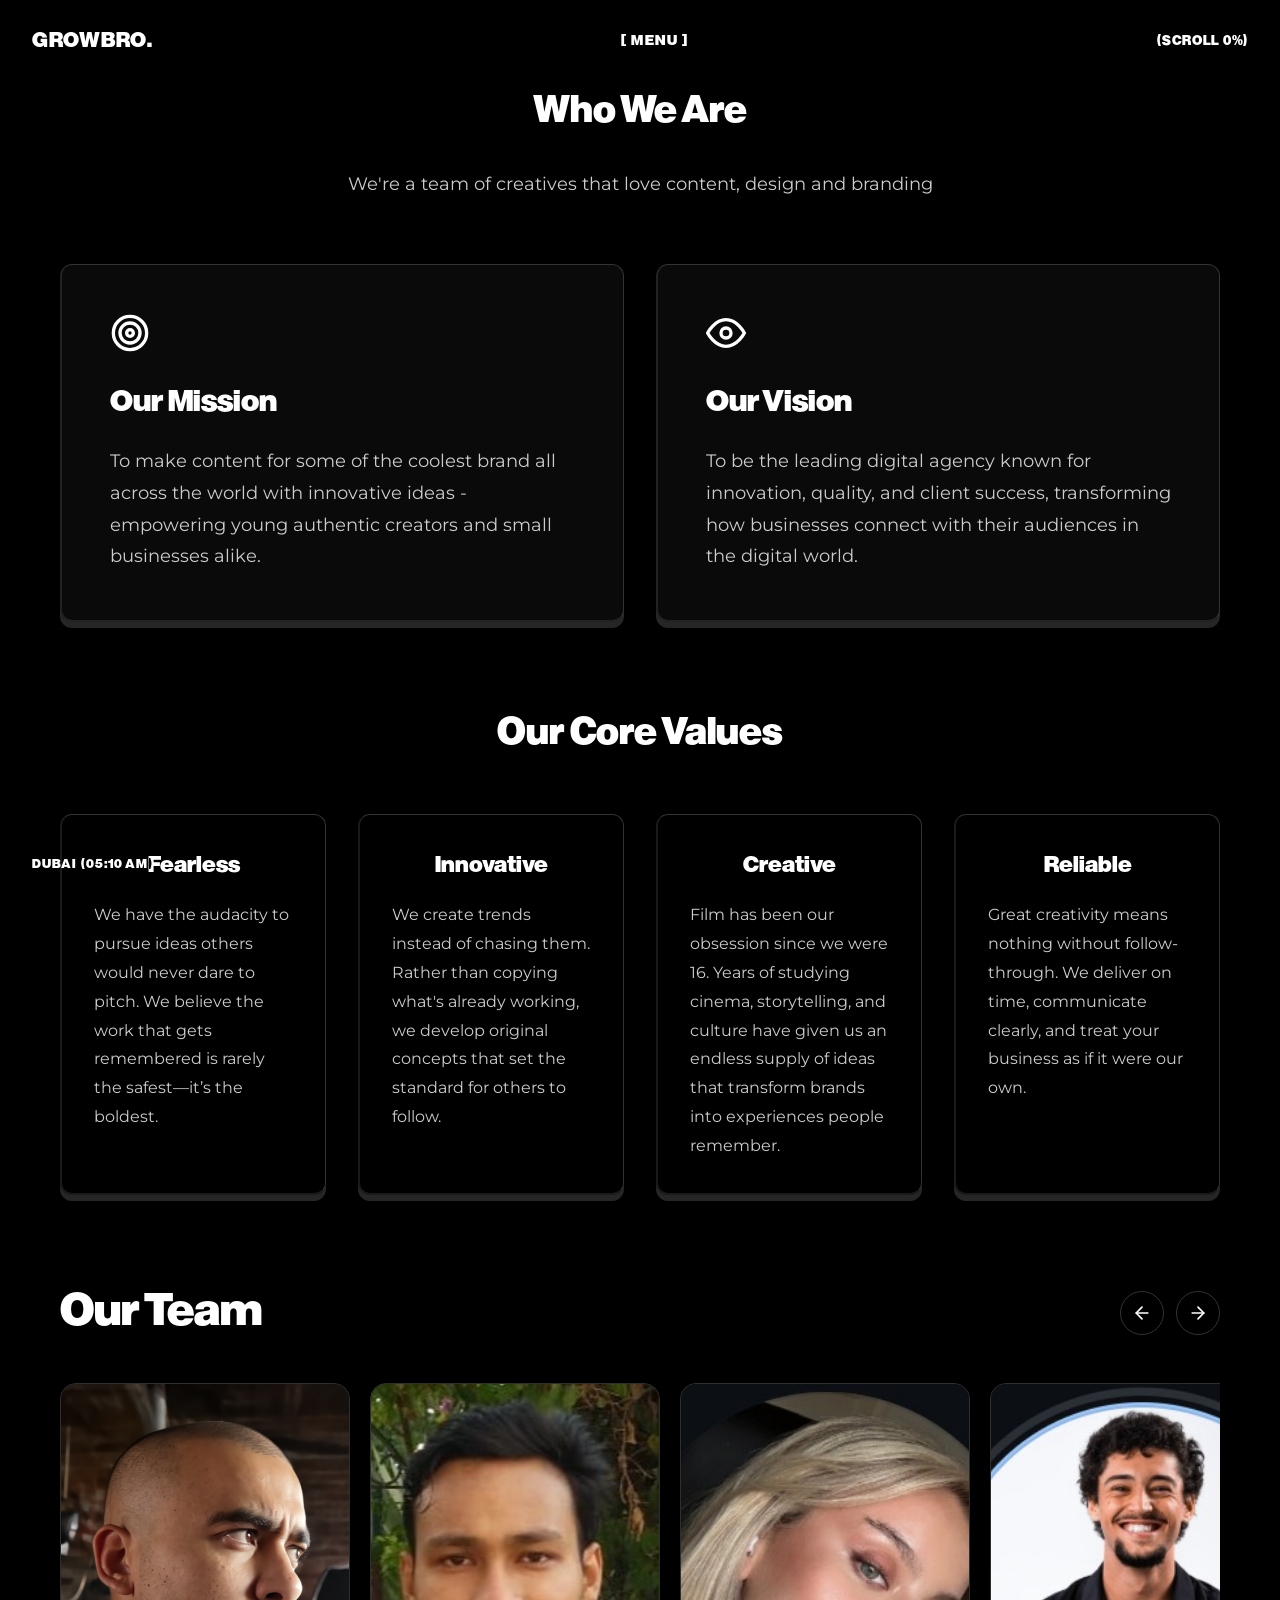
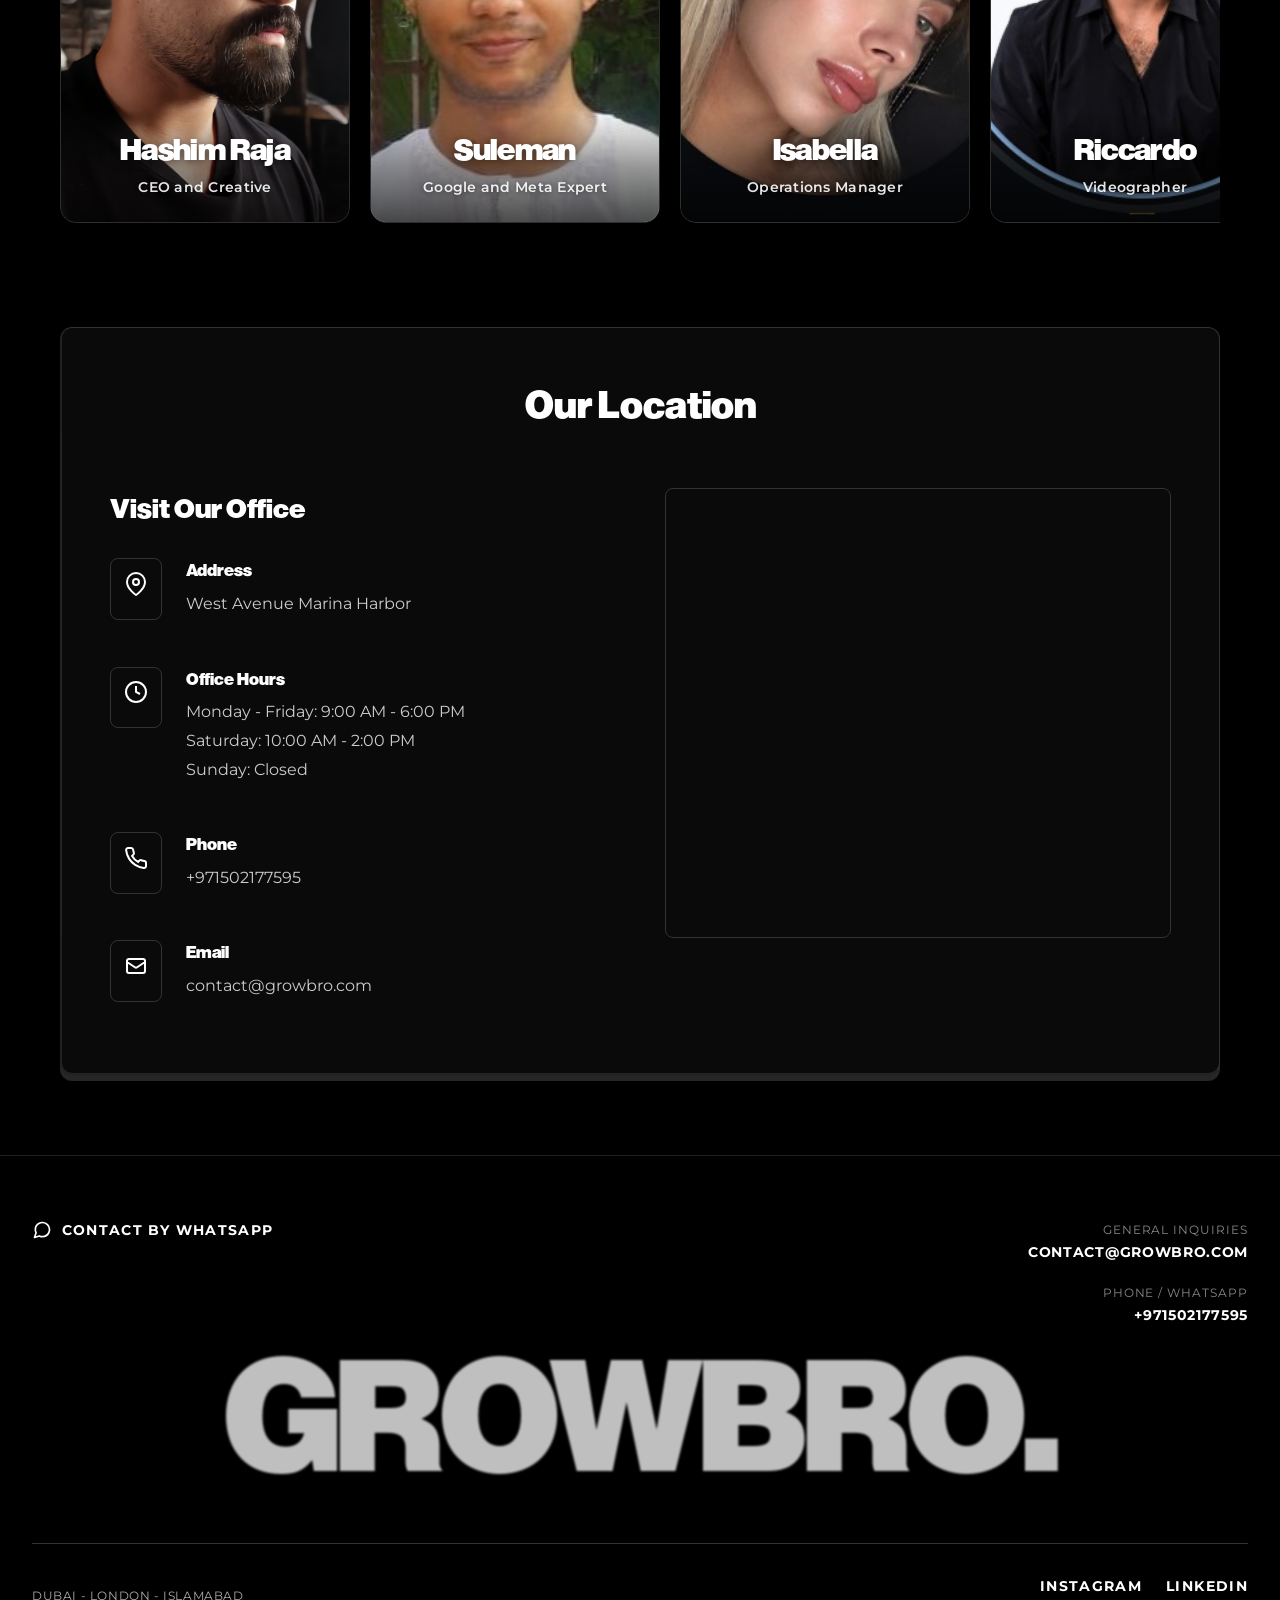
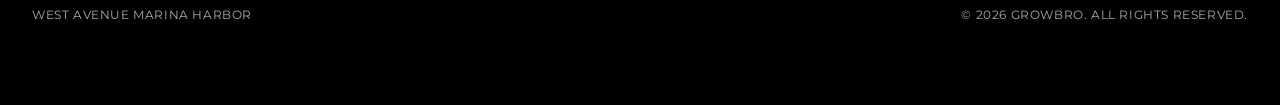
<file: about.html>
<!DOCTYPE html>
<html lang="en">

<head>
    <meta charset="UTF-8">
    <meta name="viewport" content="width=device-width, initial-scale=1.0">
    <title>About Us - GrowBro</title>
    <link rel="icon" type="image/x-icon" href="favicon.ico">
    <link rel="stylesheet" href="styles.css">
</head>

<body>
    <!-- Header -->
    <common-header></common-header>


    <!-- About Content -->
    <section class="about-content">
        <div class="container">
            <div class="about-intro">
                <h2>Who We Are</h2>
                <p>We're a team of creatives that love content, design and branding</p>
            </div>

            <div class="mission-vision">
                <div class="mission-card">
                    <svg width="40" height="40" viewBox="0 0 24 24" fill="none" stroke="currentColor" stroke-width="2"
                        stroke-linecap="round" stroke-linejoin="round" style="margin-bottom: 1rem; color: #ffffff;">
                        <circle cx="12" cy="12" r="10"></circle>
                        <circle cx="12" cy="12" r="6"></circle>
                        <circle cx="12" cy="12" r="2"></circle>
                    </svg>
                    <h3>Our Mission</h3>
                    <p>To make content for some of the coolest brand all across the world with innovative ideas -
                        empowering young authentic creators and small businesses alike.</p>
                </div>
                <div class="mission-card">
                    <svg width="40" height="40" viewBox="0 0 24 24" fill="none" stroke="currentColor" stroke-width="2"
                        stroke-linecap="round" stroke-linejoin="round" style="margin-bottom: 1rem; color: #ffffff;">
                        <path d="M1 12s4-8 11-8 11 8 11 8-4 8-11 8-11-8-11-8z"></path>
                        <circle cx="12" cy="12" r="3"></circle>
                    </svg>
                    <h3>Our Vision</h3>
                    <p>To be the leading digital agency known for innovation, quality, and client success, transforming
                        how businesses connect with their audiences in the digital world.
                    </p>
                </div>
            </div>

            <div class="values-section">
                <h2>Our Core Values</h2>
                <div class="values-grid">
                    <div class="value-item">
                        <h4>Fearless</h4>
                        <p>We have the audacity to pursue ideas others would never dare to pitch. We believe the work
                            that gets remembered is rarely the safest—it’s the boldest.
                        </p>
                    </div>
                    <div class="value-item">
                        <h4>Innovative</h4>
                        <p>We create trends instead of chasing them. Rather than copying what's already working, we
                            develop original concepts that set the standard for others to follow.
                        </p>
                    </div>
                    <div class="value-item">
                        <h4>Creative</h4>
                        <p>Film has been our obsession since we were 16. Years of studying cinema, storytelling, and
                            culture have given us an endless supply of ideas that transform brands into experiences
                            people remember.
                        </p>
                    </div>
                    <div class="value-item">
                        <h4>Reliable</h4>
                        <p>Great creativity means nothing without follow-through. We deliver on time, communicate
                            clearly, and treat your business as if it were our own.</p>
                    </div>
                </div>
            </div>

            <!-- Team Section -->
            <div class="team-section">
                <div class="team-header">
                    <h2>Our Team</h2>
                    <div class="team-nav-arrows">
                        <button id="teamPrevBtn" class="team-arrow" aria-label="Previous Team Members">
                            <svg width="20" height="20" viewBox="0 0 24 24" fill="none" stroke="currentColor"
                                stroke-width="2" stroke-linecap="round" stroke-linejoin="round">
                                <line x1="19" y1="12" x2="5" y2="12"></line>
                                <polyline points="12 19 5 12 12 5"></polyline>
                            </svg>
                        </button>
                        <button id="teamNextBtn" class="team-arrow" aria-label="Next Team Members">
                            <svg width="20" height="20" viewBox="0 0 24 24" fill="none" stroke="currentColor"
                                stroke-width="2" stroke-linecap="round" stroke-linejoin="round">
                                <line x1="5" y1="12" x2="19" y2="12"></line>
                                <polyline points="12 5 19 12 12 19"></polyline>
                            </svg>
                        </button>
                    </div>
                </div>

                <!-- Draggable Slider Track -->
                <div class="team-slider-container" id="teamSlider">
                    <div class="team-track">

                        <!-- Hashim Raja -->
                        <div class="team-card">
                            <img src="images/team/hashim raja.png" alt="Hashim Raja - CEO and Creative" class="team-card__img"
                                loading="lazy">
                            <div class="team-card__overlay">
                                <h3 class="team-card__name">Hashim Raja</h3>
                                <p class="team-card__role">CEO and Creative</p>
                            </div>
                        </div>

                        <!-- Suleman -->
                        <div class="team-card">
                            <img src="images/team/suleman.png" alt="Suleman - Google and Meta Expert" class="team-card__img"
                                loading="lazy">
                            <div class="team-card__overlay">
                                <h3 class="team-card__name">Suleman</h3>
                                <p class="team-card__role">Google and Meta Expert</p>
                            </div>
                        </div>

                        <!-- Isabella -->
                        <div class="team-card">
                            <img src="images/team/isabella.jpeg" alt="Isabella - Operations Manager" class="team-card__img"
                                loading="lazy">
                            <div class="team-card__overlay">
                                <h3 class="team-card__name">Isabella</h3>
                                <p class="team-card__role">Operations Manager</p>
                            </div>
                        </div>

                        <!-- Riccardo -->
                        <div class="team-card">
                            <img src="images/team/Riccardo.jpeg" alt="Riccardo - Videographer" class="team-card__img"
                                loading="lazy">
                            <div class="team-card__overlay">
                                <h3 class="team-card__name">Riccardo</h3>
                                <p class="team-card__role">Videographer</p>
                            </div>
                        </div>

                    </div>
                </div>
            </div>

            <div class="location-section">
                <h2>Our Location</h2>
                <div class="location-info">
                    <div class="location-details">
                        <h3>Visit Our Office</h3>
                        <div class="contact-details" style="gap: 1.5rem; margin-top: 1.5rem;">
                            <div class="contact-item">
                                <div class="contact-icon" style="padding: 0.8rem;">
                                    <svg width="24" height="24" viewBox="0 0 24 24" fill="none" stroke="currentColor"
                                        stroke-width="2">
                                        <path d="M21 10c0 7-9 13-9 13s-9-6-9-13a9 9 0 0118 0z" />
                                        <circle cx="12" cy="10" r="3" />
                                    </svg>
                                </div>
                                <div>
                                    <h4 style="margin-bottom: 0.2rem; font-size: 1.1rem;">Address</h4>
                                    <p><a href="https://www.google.com/maps/search/?api=1&query=West+Avenue+Marina+Harbor"
                                            target="_blank" rel="noopener noreferrer">West Avenue Marina Harbor</a></p>
                                </div>
                            </div>
                            <div class="contact-item">
                                <div class="contact-icon" style="padding: 0.8rem;">
                                    <svg width="24" height="24" viewBox="0 0 24 24" fill="none" stroke="currentColor"
                                        stroke-width="2">
                                        <circle cx="12" cy="12" r="10" />
                                        <polyline points="12 6 12 12 16 14" />
                                    </svg>
                                </div>
                                <div>
                                    <h4 style="margin-bottom: 0.2rem; font-size: 1.1rem;">Office Hours</h4>
                                    <p>Monday - Friday: 9:00 AM - 6:00 PM<br>Saturday: 10:00 AM - 2:00 PM<br>Sunday:
                                        Closed</p>
                                </div>
                            </div>
                            <div class="contact-item">
                                <div class="contact-icon" style="padding: 0.8rem;">
                                    <svg width="24" height="24" viewBox="0 0 24 24" fill="none" stroke="currentColor"
                                        stroke-width="2">
                                        <path
                                            d="M22 16.92v3a2 2 0 01-2.18 2 19.79 19.79 0 01-8.63-3.07 19.5 19.5 0 01-6-6 19.79 19.79 0 01-3.07-8.67A2 2 0 014.11 2h3a2 2 0 012 1.72 12.84 12.84 0 00.7 2.81 2 2 0 01-.45 2.11L8.09 9.91a16 16 0 006 6l1.27-1.27a2 2 0 012.11-.45 12.84 12.84 0 002.81.7A2 2 0 0122 16.92z" />
                                    </svg>
                                </div>
                                <div>
                                    <h4 style="margin-bottom: 0.2rem; font-size: 1.1rem;">Phone</h4>
                                    <p><a href="tel:+971502177595">+971502177595</a></p>
                                </div>
                            </div>
                            <div class="contact-item">
                                <div class="contact-icon" style="padding: 0.8rem;">
                                    <svg width="24" height="24" viewBox="0 0 24 24" fill="none" stroke="currentColor"
                                        stroke-width="2">
                                        <path
                                            d="M3 8l7.89 5.26a2 2 0 002.22 0L21 8M5 19h14a2 2 0 002-2V7a2 2 0 00-2-2H5a2 2 0 00-2 2v10a2 2 0 002 2z" />
                                    </svg>
                                </div>
                                <div>
                                    <h4 style="margin-bottom: 0.2rem; font-size: 1.1rem;">Email</h4>
                                    <p><a href="mailto:contact@growbro.com">contact@growbro.com</a></p>
                                </div>
                            </div>
                        </div>
                    </div>
                    <div class="location-map">
                        <iframe
                            src="https://maps.google.com/maps?q=West+Avenue+Marina+Harbor&t=&z=15&ie=UTF8&iwloc=&output=embed"
                            width="100%" height="450" style="border:0;" allowfullscreen="" loading="lazy"
                            referrerpolicy="no-referrer-when-downgrade"></iframe>
                    </div>
                </div>
            </div>
        </div>
    </section>

    <!-- Footer -->
    <common-footer></common-footer>

    <script src="components.js"></script>
    <script src="script.js"></script>
</body>

</html>
</file>
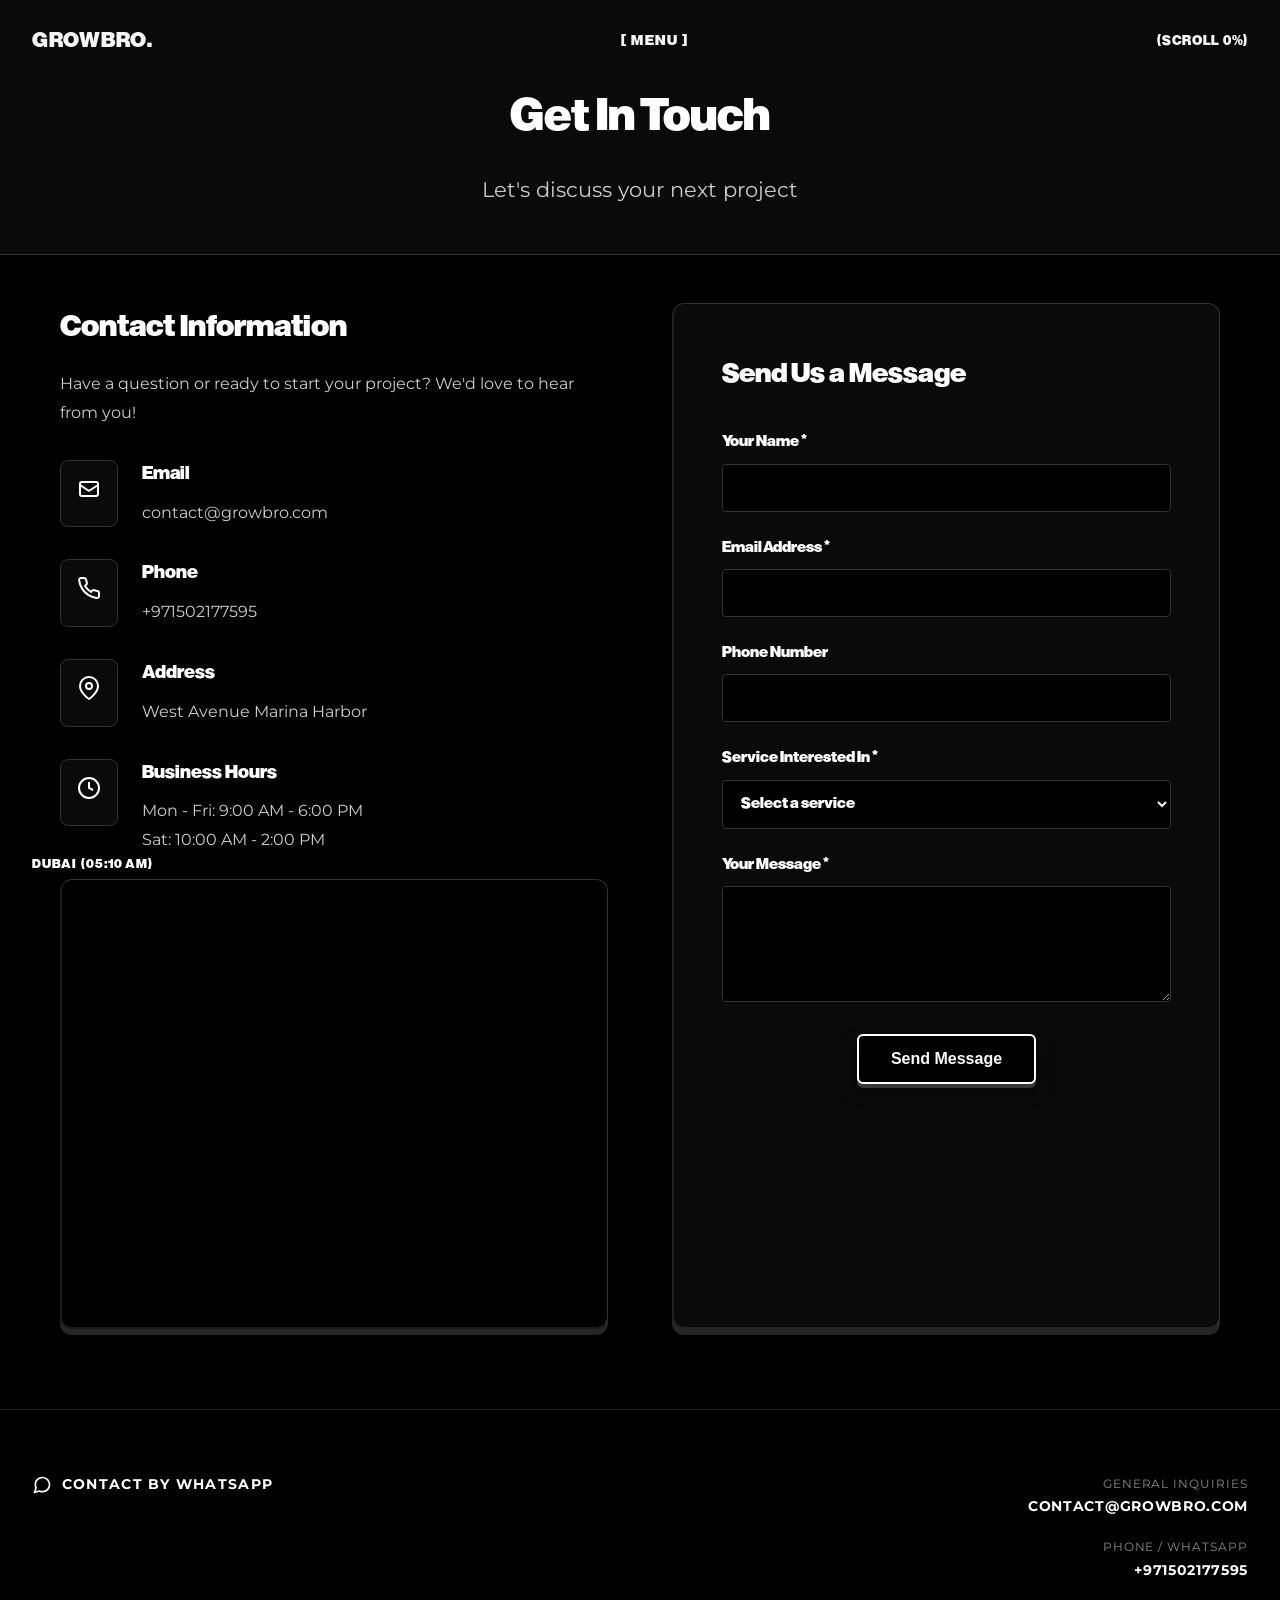
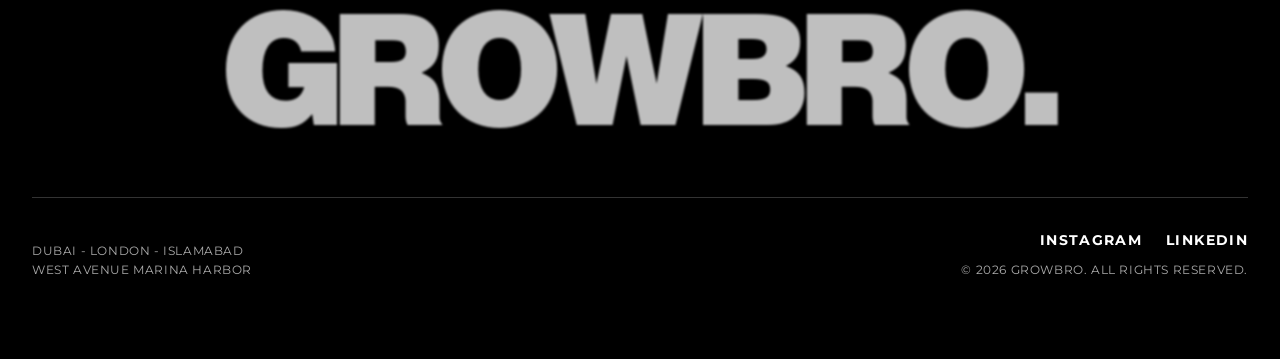
<file: contact.html>
<!DOCTYPE html>
<html lang="en">

<head>
    <meta charset="UTF-8">
    <meta name="viewport" content="width=device-width, initial-scale=1.0">
    <title>Contact Us - GrowBro</title>
    <link rel="icon" type="image/x-icon" href="favicon.ico">
    <link rel="stylesheet" href="styles.css">
</head>

<body>
    <!-- Header -->
    <common-header></common-header>

    <!-- Contact Hero -->
    <section class="page-hero">
        <div class="container">
            <h1>Get In Touch</h1>
            <p>Let's discuss your next project</p>
        </div>
    </section>

    <!-- Contact Section -->
    <section class="contact-section">
        <div class="container">
            <div class="contact-wrapper">
                <div class="contact-info">
                    <h2>Contact Information</h2>
                    <p>Have a question or ready to start your project? We'd love to hear from you!</p>

                    <div class="contact-details">
                        <div class="contact-item">
                            <div class="contact-icon">
                                <svg width="24" height="24" viewBox="0 0 24 24" fill="none" stroke="currentColor"
                                    stroke-width="2">
                                    <path
                                        d="M3 8l7.89 5.26a2 2 0 002.22 0L21 8M5 19h14a2 2 0 002-2V7a2 2 0 00-2-2H5a2 2 0 00-2 2v10a2 2 0 002 2z" />
                                </svg>
                            </div>
                            <div>
                                <h4>Email</h4>
                                <p><a href="mailto:contact@growbro.com">contact@growbro.com</a></p>
                            </div>
                        </div>

                        <div class="contact-item">
                            <div class="contact-icon">
                                <svg width="24" height="24" viewBox="0 0 24 24" fill="none" stroke="currentColor"
                                    stroke-width="2">
                                    <path
                                        d="M22 16.92v3a2 2 0 01-2.18 2 19.79 19.79 0 01-8.63-3.07 19.5 19.5 0 01-6-6 19.79 19.79 0 01-3.07-8.67A2 2 0 014.11 2h3a2 2 0 012 1.72 12.84 12.84 0 00.7 2.81 2 2 0 01-.45 2.11L8.09 9.91a16 16 0 006 6l1.27-1.27a2 2 0 012.11-.45 12.84 12.84 0 002.81.7A2 2 0 0122 16.92z" />
                                </svg>
                            </div>
                            <div>
                                <h4>Phone</h4>
                                <p><a href="tel:+971502177595">+971502177595</a></p>
                            </div>
                        </div>

                        <div class="contact-item">
                            <div class="contact-icon">
                                <svg width="24" height="24" viewBox="0 0 24 24" fill="none" stroke="currentColor"
                                    stroke-width="2">
                                    <path d="M21 10c0 7-9 13-9 13s-9-6-9-13a9 9 0 0118 0z" />
                                    <circle cx="12" cy="10" r="3" />
                                </svg>
                            </div>
                            <div>
                                <h4>Address</h4>
                                <p><a href="https://www.google.com/maps/search/?api=1&query=West+Avenue+Marina+Harbor" target="_blank"
                                        rel="noopener noreferrer">West Avenue Marina Harbor</a></p>
                            </div>
                        </div>

                        <div class="contact-item">
                            <div class="contact-icon">
                                <svg width="24" height="24" viewBox="0 0 24 24" fill="none" stroke="currentColor"
                                    stroke-width="2">
                                    <circle cx="12" cy="12" r="10" />
                                    <polyline points="12 6 12 12 16 14" />
                                </svg>
                            </div>
                            <div>
                                <h4>Business Hours</h4>
                                <p>Mon - Fri: 9:00 AM - 6:00 PM<br>Sat: 10:00 AM - 2:00 PM</p>
                            </div>
                        </div>
                    </div>

                    <div class="contact-map location-map" style="margin-top: 24px;">
                        <iframe
                            src="https://maps.google.com/maps?q=West+Avenue+Marina+Harbor&t=&z=15&ie=UTF8&iwloc=&output=embed"
                            width="100%" height="450" style="border:0;" allowfullscreen="" loading="lazy"
                            referrerpolicy="no-referrer-when-downgrade"></iframe>
                    </div>
                </div>

                <div class="contact-form-wrapper">
                    <form class="contact-form" id="contactForm" name="contact" method="POST" data-netlify="true">
                        <input type="hidden" name="form-name" value="contact">
                        <h3>Send Us a Message</h3>

                        <div class="form-group">
                            <label for="name">Your Name *</label>
                            <input type="text" id="name" name="name" required>
                        </div>

                        <div class="form-group">
                            <label for="email">Email Address *</label>
                            <input type="email" id="email" name="email" required>
                        </div>

                        <div class="form-group">
                            <label for="phone">Phone Number</label>
                            <input type="tel" id="phone" name="phone">
                        </div>

                        <div class="form-group">
                            <label for="service">Service Interested In *</label>
                            <select id="service" name="service" required>
                                <option value="">Select a service</option>
                                <option value="video">Video Content Creation</option>
                                <option value="web">Web Design</option>
                                <option value="it">IT Projects</option>
                                <option value="consulting">Consulting</option>
                                <option value="other">Other</option>
                            </select>
                        </div>

                        <div class="form-group">
                            <label for="message">Your Message *</label>
                            <textarea id="message" name="message" rows="5" required></textarea>
                        </div>

                        <div style="text-align: center;">
                            <button type="submit" class="btn btn-secondary">Send Message</button>
                        </div>
                        <div id="formMessage" class="form-message"></div>
                    </form>
                </div>
            </div>
        </div>
    </section>

    <!-- Footer -->
    <common-footer></common-footer>

    <script src="components.js"></script>
	<script src="script.js"></script>
</body>

</html>
</file>
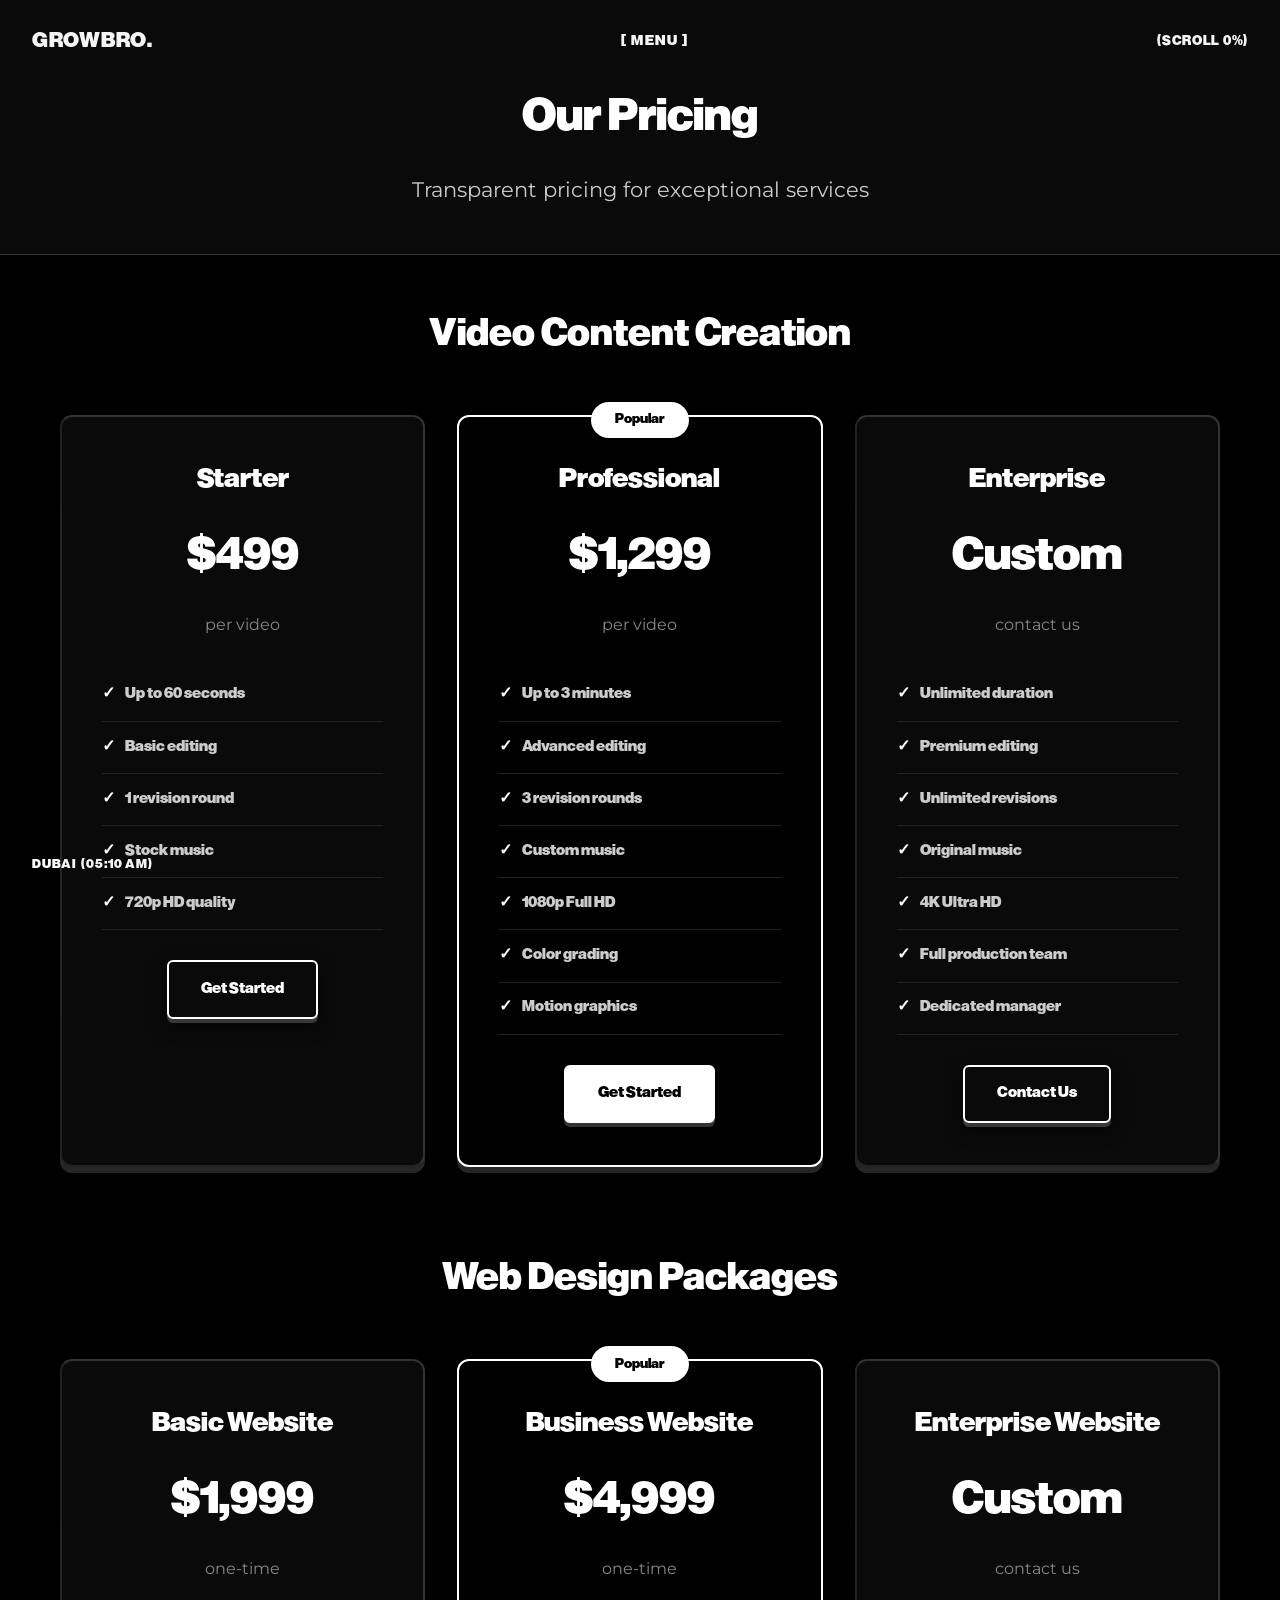
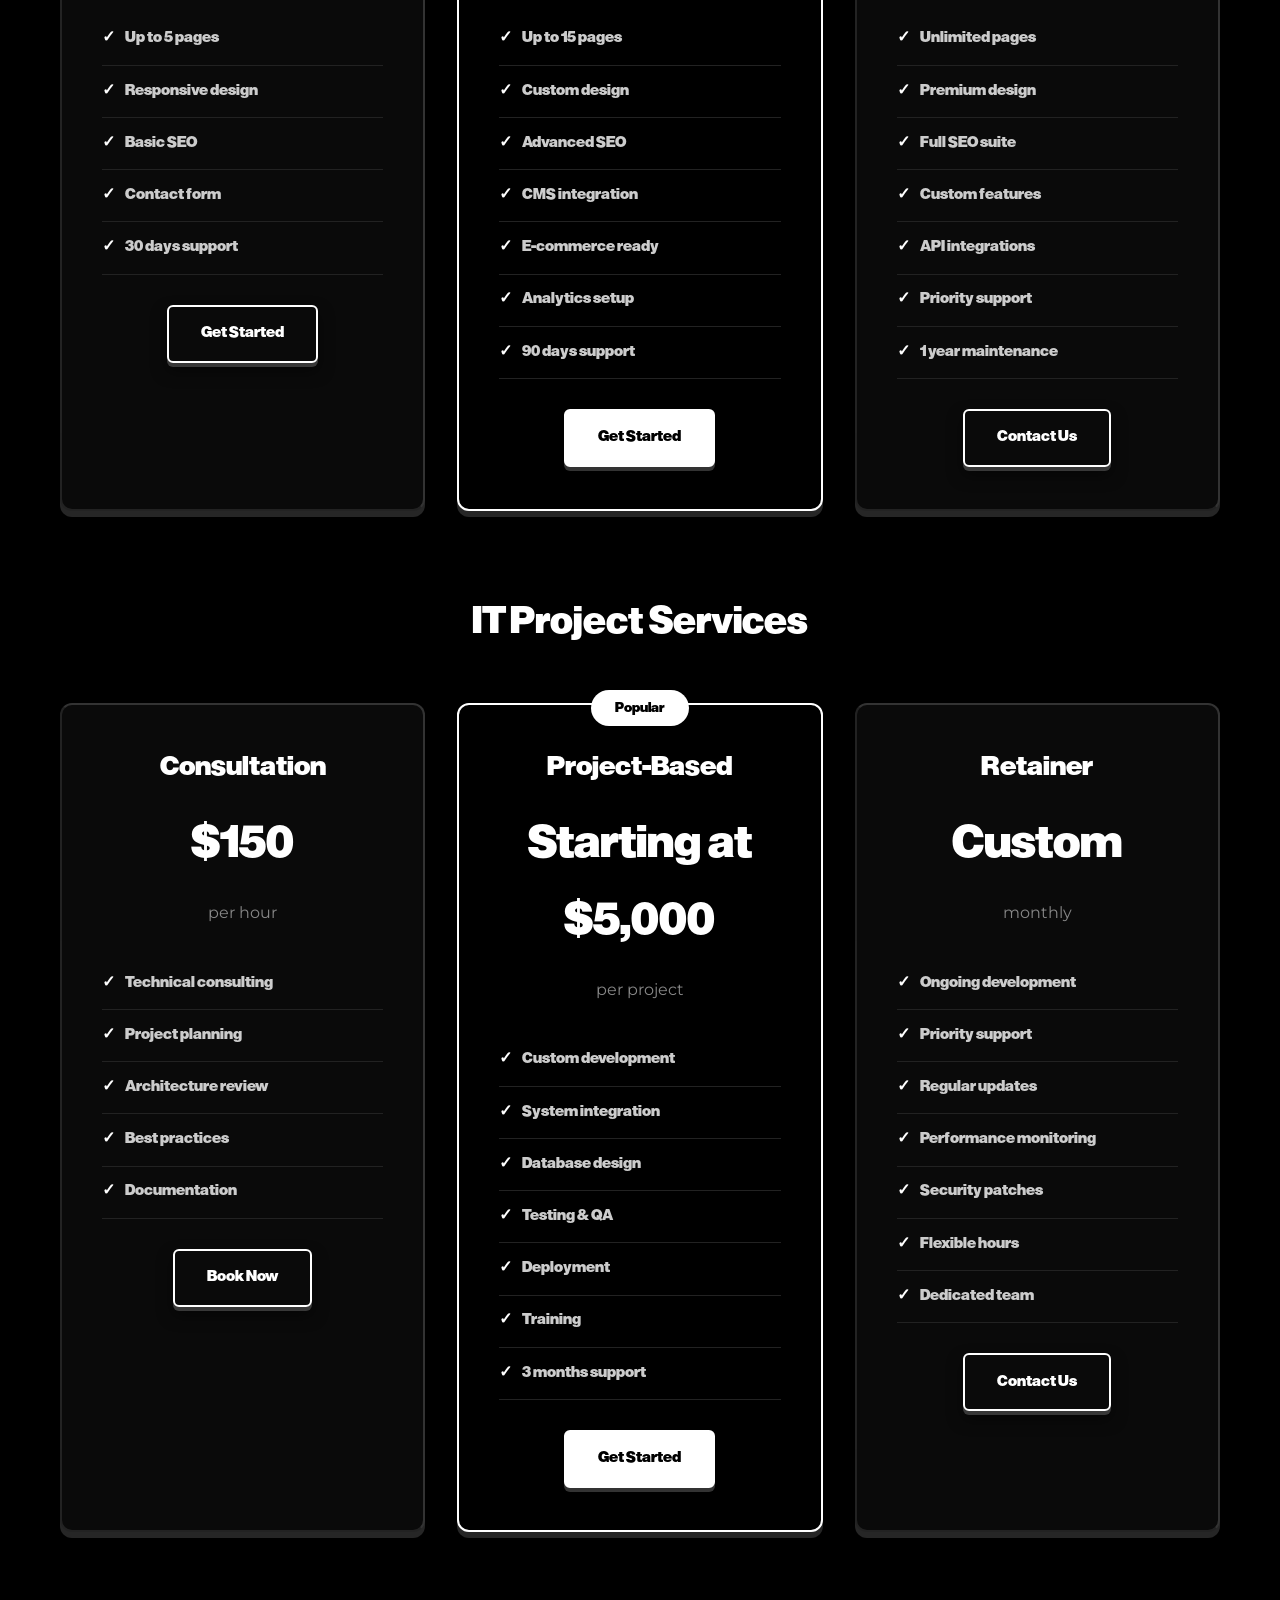
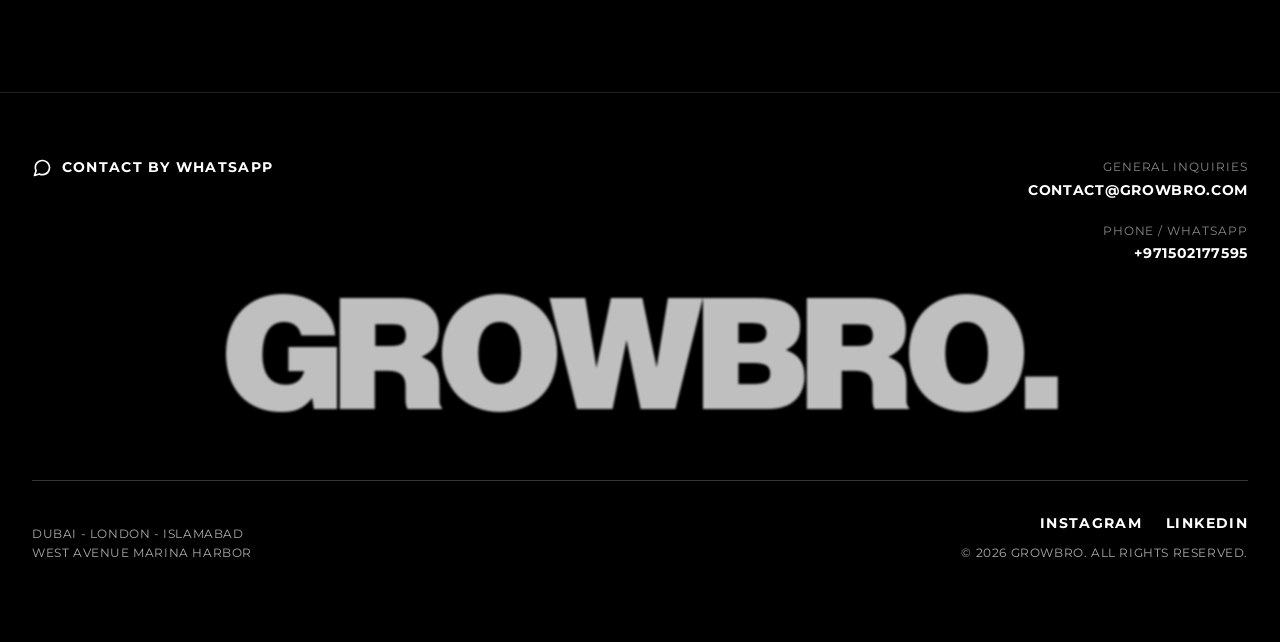
<file: pricing.html>
﻿<!DOCTYPE html>
<html lang="en">

<head>
    <meta charset="UTF-8">
    <meta name="viewport" content="width=device-width, initial-scale=1.0">
    <title>Pricing - GrowBro</title>
    <link rel="icon" type="image/x-icon" href="favicon.ico">
    <link rel="stylesheet" href="styles.css">
</head>

<body>
    <!-- Header -->
    <common-header></common-header>

    <!-- Pricing Hero -->
    <section class="page-hero">
        <div class="container">
            <h1>Our Pricing</h1>
            <p>Transparent pricing for exceptional services</p>
        </div>
    </section>

    <!-- Pricing Plans -->
    <section class="pricing-section">
        <div class="container">
            <h2 class="section-title">Video Content Creation</h2>
            <div class="pricing-grid">
                <div class="pricing-card">
                    <h3>Starter</h3>
                    <div class="price">$499</div>
                    <p class="price-period">per video</p>
                    <ul class="pricing-features">
                        <li>Up to 60 seconds</li>
                        <li>Basic editing</li>
                        <li>1 revision round</li>
                        <li>Stock music</li>
                        <li>720p HD quality</li>
                    </ul>
                    <a href="contact.html" class="btn btn-outline">Get Started</a>
                </div>
                <div class="pricing-card featured">
                    <div class="popular-badge">Popular</div>
                    <h3>Professional</h3>
                    <div class="price">$1,299</div>
                    <p class="price-period">per video</p>
                    <ul class="pricing-features">
                        <li>Up to 3 minutes</li>
                        <li>Advanced editing</li>
                        <li>3 revision rounds</li>
                        <li>Custom music</li>
                        <li>1080p Full HD</li>
                        <li>Color grading</li>
                        <li>Motion graphics</li>
                    </ul>
                    <a href="contact.html" class="btn btn-primary">Get Started</a>
                </div>
                <div class="pricing-card">
                    <h3>Enterprise</h3>
                    <div class="price">Custom</div>
                    <p class="price-period">contact us</p>
                    <ul class="pricing-features">
                        <li>Unlimited duration</li>
                        <li>Premium editing</li>
                        <li>Unlimited revisions</li>
                        <li>Original music</li>
                        <li>4K Ultra HD</li>
                        <li>Full production team</li>
                        <li>Dedicated manager</li>
                    </ul>
                    <a href="contact.html" class="btn btn-outline">Contact Us</a>
                </div>
            </div>

            <h2 class="section-title">Web Design Packages</h2>
            <div class="pricing-grid">
                <div class="pricing-card">
                    <h3>Basic Website</h3>
                    <div class="price">$1,999</div>
                    <p class="price-period">one-time</p>
                    <ul class="pricing-features">
                        <li>Up to 5 pages</li>
                        <li>Responsive design</li>
                        <li>Basic SEO</li>
                        <li>Contact form</li>
                        <li>30 days support</li>
                    </ul>
                    <a href="contact.html" class="btn btn-outline">Get Started</a>
                </div>
                <div class="pricing-card featured">
                    <div class="popular-badge">Popular</div>
                    <h3>Business Website</h3>
                    <div class="price">$4,999</div>
                    <p class="price-period">one-time</p>
                    <ul class="pricing-features">
                        <li>Up to 15 pages</li>
                        <li>Custom design</li>
                        <li>Advanced SEO</li>
                        <li>CMS integration</li>
                        <li>E-commerce ready</li>
                        <li>Analytics setup</li>
                        <li>90 days support</li>
                    </ul>
                    <a href="contact.html" class="btn btn-primary">Get Started</a>
                </div>
                <div class="pricing-card">
                    <h3>Enterprise Website</h3>
                    <div class="price">Custom</div>
                    <p class="price-period">contact us</p>
                    <ul class="pricing-features">
                        <li>Unlimited pages</li>
                        <li>Premium design</li>
                        <li>Full SEO suite</li>
                        <li>Custom features</li>
                        <li>API integrations</li>
                        <li>Priority support</li>
                        <li>1 year maintenance</li>
                    </ul>
                    <a href="contact.html" class="btn btn-outline">Contact Us</a>
                </div>
            </div>

            <h2 class="section-title">IT Project Services</h2>
            <div class="pricing-grid">
                <div class="pricing-card">
                    <h3>Consultation</h3>
                    <div class="price">$150</div>
                    <p class="price-period">per hour</p>
                    <ul class="pricing-features">
                        <li>Technical consulting</li>
                        <li>Project planning</li>
                        <li>Architecture review</li>
                        <li>Best practices</li>
                        <li>Documentation</li>
                    </ul>
                    <a href="contact.html" class="btn btn-outline">Book Now</a>
                </div>
                <div class="pricing-card featured">
                    <div class="popular-badge">Popular</div>
                    <h3>Project-Based</h3>
                    <div class="price">Starting at $5,000</div>
                    <p class="price-period">per project</p>
                    <ul class="pricing-features">
                        <li>Custom development</li>
                        <li>System integration</li>
                        <li>Database design</li>
                        <li>Testing & QA</li>
                        <li>Deployment</li>
                        <li>Training</li>
                        <li>3 months support</li>
                    </ul>
                    <a href="contact.html" class="btn btn-primary">Get Started</a>
                </div>
                <div class="pricing-card">
                    <h3>Retainer</h3>
                    <div class="price">Custom</div>
                    <p class="price-period">monthly</p>
                    <ul class="pricing-features">
                        <li>Ongoing development</li>
                        <li>Priority support</li>
                        <li>Regular updates</li>
                        <li>Performance monitoring</li>
                        <li>Security patches</li>
                        <li>Flexible hours</li>
                        <li>Dedicated team</li>
                    </ul>
                    <a href="contact.html" class="btn btn-outline">Contact Us</a>
                </div>
            </div>
        </div>
    </section>

    <!-- Footer -->
    <common-footer></common-footer>

    <script src="components.js"></script>
	<script src="script.js"></script>
</body>

</html>
</file>
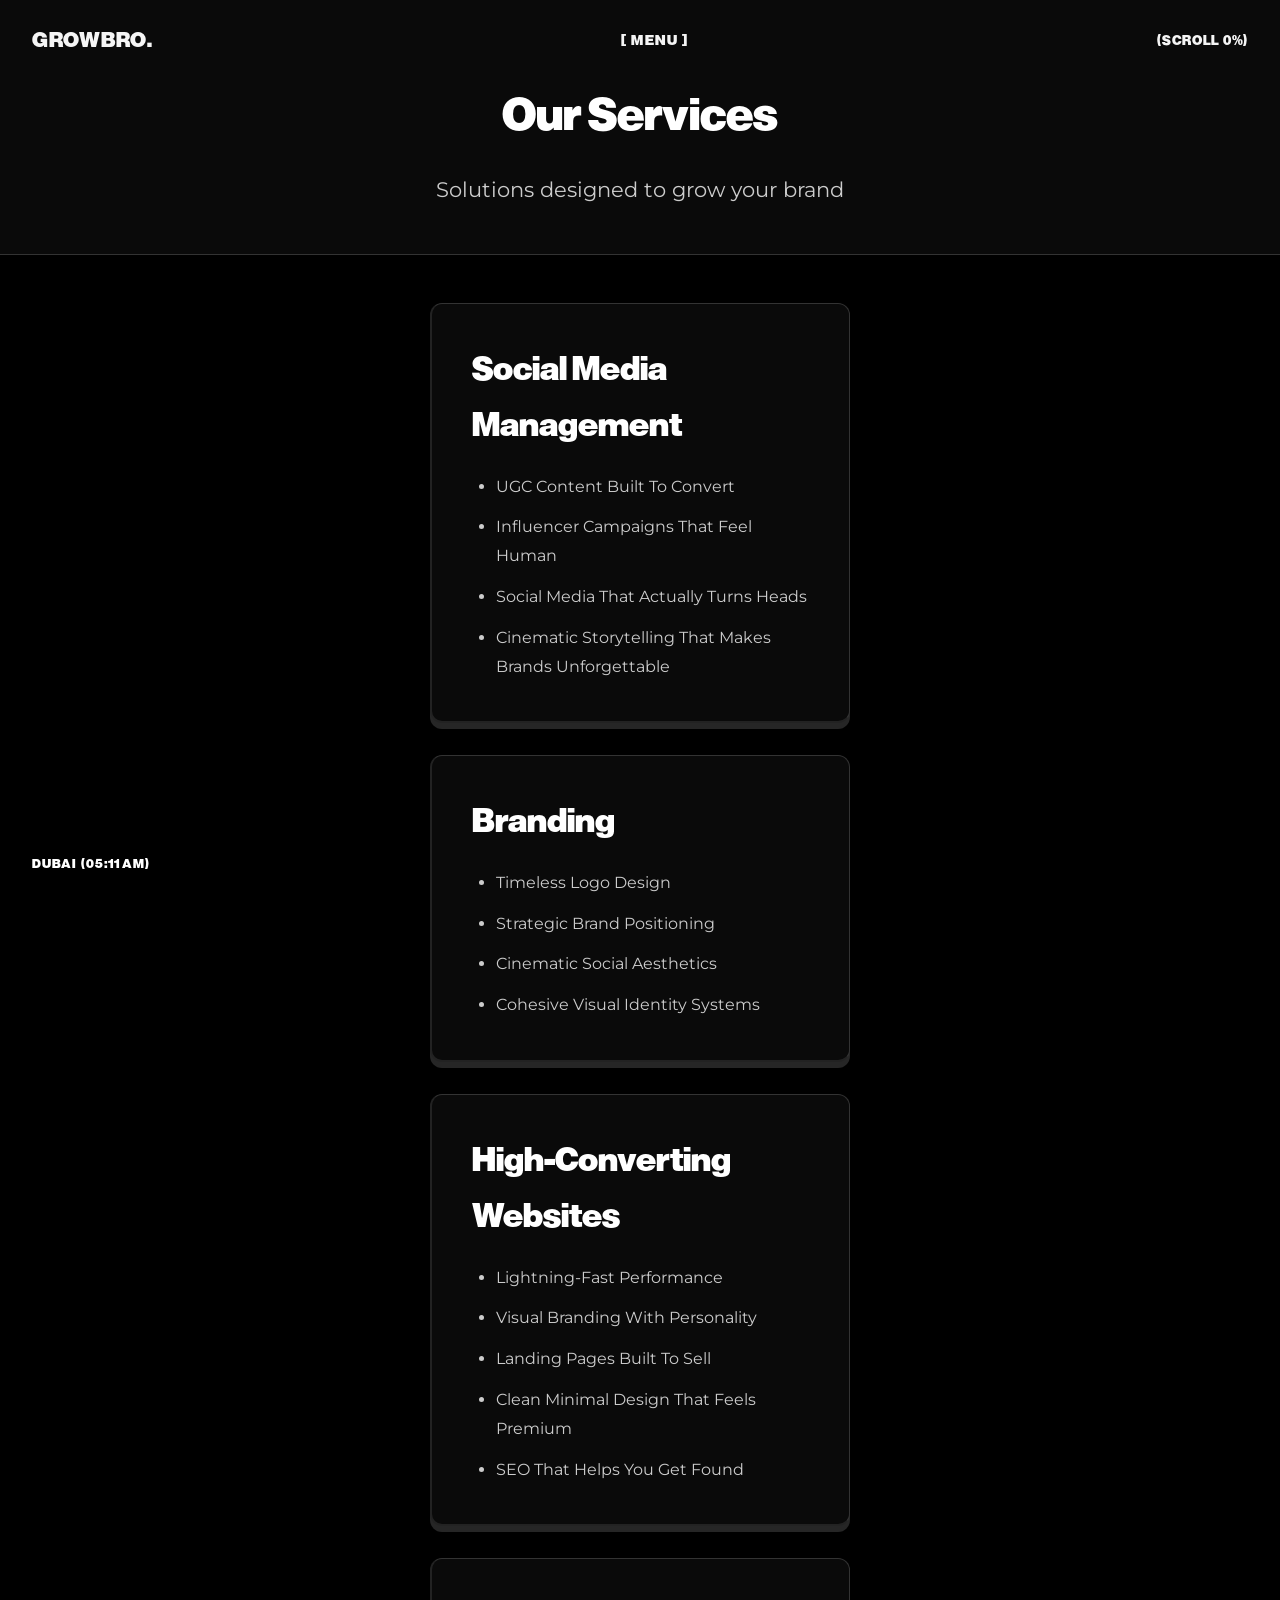
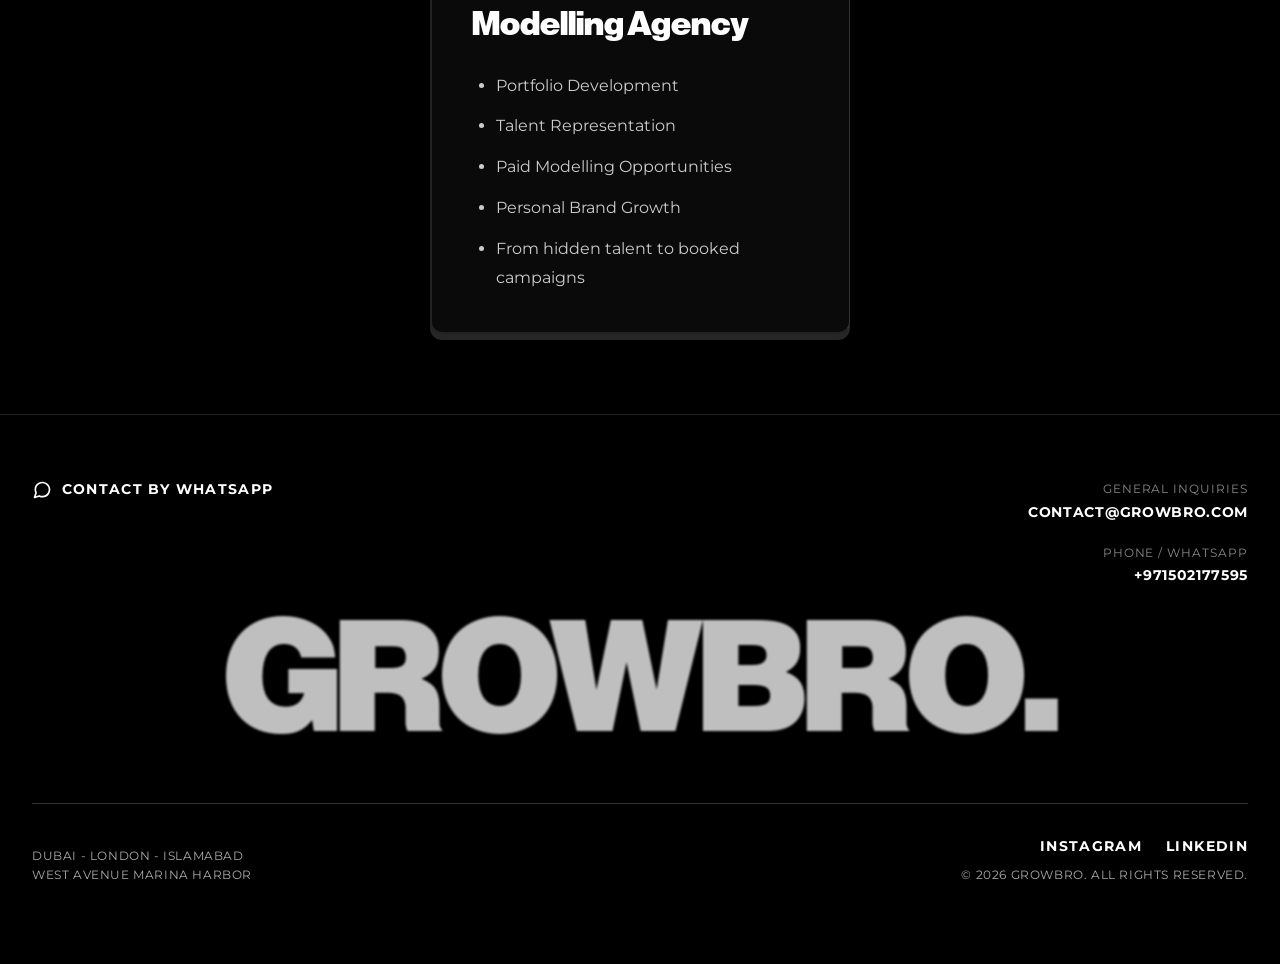
<file: services.html>
<!DOCTYPE html>
<html lang="en">

<head>
    <meta charset="UTF-8">
    <meta name="viewport" content="width=device-width, initial-scale=1.0">
    <title>Services - GrowBro</title>
    <link rel="icon" type="image/x-icon" href="favicon.ico">
    <link rel="stylesheet" href="styles.css">
</head>

<body>
    <!-- Header -->
    <common-header></common-header>

    <!-- Services Hero -->
    <section class="page-hero">
        <div class="container">
            <h1>Our Services</h1>
            <p>Solutions designed to grow your brand</p>
        </div>
    </section>

    <!-- Services Content -->
    <section class="services-section">
        <div class="container">
            <div class="services-categories">
                <div class="service-category" id="social-media">
                    <h2>Social Media Management</h2>
                    <ul class="service-types">
                        <li>UGC Content Built To Convert</li>
                        <li>Influencer Campaigns That Feel Human</li>
                        <li>Social Media That Actually Turns Heads</li>
                        <li>Cinematic Storytelling That Makes Brands Unforgettable</li>
                    </ul>
                </div>

                <div class="service-category" id="branding">
                    <h2>Branding</h2>
                    <ul class="service-types">
                        <li>Timeless Logo Design</li>
                        <li>Strategic Brand Positioning</li>
                        <li>Cinematic Social Aesthetics</li>
                        <li>Cohesive Visual Identity Systems</li>
                    </ul>
                </div>

                <div class="service-category" id="websites">
                    <h2>High-Converting Websites
                    </h2>
                    <ul class="service-types">
                        <li>Lightning-Fast Performance</li>
                        <li>Visual Branding With Personality</li>
                        <li>Landing Pages Built To Sell</li>
                        <li>Clean Minimal Design That Feels Premium</li>
                        <li>SEO That Helps You Get Found</li>
                    </ul>
                </div>

                <div class="service-category" id="modelling-agency">
                    <h2>Modelling Agency</h2>
                    <ul class="service-types">
                        <li>Portfolio Development</li>
                        <li>Talent Representation</li>
                        <li>Paid Modelling Opportunities</li>
                        <li>Personal Brand Growth</li>
                        <li>From hidden talent to booked campaigns</li>
                    </ul>
                </div>
            </div>
        </div>
    </section>

    <!-- Footer -->
    <common-footer></common-footer>

    <script src="components.js"></script>
	<script src="script.js"></script>
</body>

</html>
</file>
<file: styles.css>
@import url("https://fonts.googleapis.com/css2?family=Montserrat:wght@400;500;700&display=swap");

:root {
  /* HSL Color System */
  /* Primary (White theme accent) */
  --clr-primary-100: hsl(0, 0%, 100%);
  --clr-primary-200: hsl(0, 0%, 95%);
  --clr-primary-300: hsl(0, 0%, 90%);
  --clr-primary-400: hsl(0, 0%, 85%);
  --clr-primary-500: hsl(0, 0%, 80%);
  --clr-primary-600: hsl(0, 0%, 70%);
  --clr-primary-700: hsl(0, 0%, 60%);
  --clr-primary-800: hsl(0, 0%, 50%);
  --clr-primary-900: hsl(0, 0%, 40%);
  --clr-primary-1000: hsl(0, 0%, 30%);

  /* Secondary (Dark / Black) */
  --clr-secondary-100: hsl(0, 0%, 25%);
  --clr-secondary-200: hsl(0, 0%, 20%);
  --clr-secondary-300: hsl(0, 0%, 15%);
  --clr-secondary-400: hsl(0, 0%, 12%);
  --clr-secondary-500: hsl(0, 0%, 10%);
  --clr-secondary-600: hsl(0, 0%, 8%);
  --clr-secondary-700: hsl(0, 0%, 6%);
  --clr-secondary-800: hsl(0, 0%, 4%);
  --clr-secondary-900: hsl(0, 0%, 2%);
  --clr-secondary-1000: hsl(0, 0%, 0%);

  /* Accent */
  --clr-accent-100: hsl(0, 0%, 90%);
  --clr-accent-200: hsl(0, 0%, 80%);
  --clr-accent-300: hsl(0, 0%, 70%);
  --clr-accent-400: hsl(0, 0%, 60%);
  --clr-accent-500: hsl(0, 0%, 50%);
  --clr-accent-600: hsl(0, 0%, 40%);
  --clr-accent-700: hsl(0, 0%, 30%);
  --clr-accent-800: hsl(0, 0%, 20%);
  --clr-accent-900: hsl(0, 0%, 10%);
  --clr-accent-1000: hsl(0, 0%, 5%);

  /* Grey */
  --clr-grey-100: hsl(0, 0%, 95%);
  --clr-grey-200: hsl(0, 0%, 85%);
  --clr-grey-300: hsl(0, 0%, 75%);
  --clr-grey-400: hsl(0, 0%, 65%);
  --clr-grey-500: hsl(0, 0%, 55%);
  --clr-grey-600: hsl(0, 0%, 45%);
  --clr-grey-700: hsl(0, 0%, 35%);
  --clr-grey-800: hsl(0, 0%, 25%);
  --clr-grey-900: hsl(0, 0%, 15%);
  --clr-grey-1000: hsl(0, 0%, 7%);

  /* Semantic Colors: Red, Yellow, Green */
  --clr-red-100: hsl(0, 100%, 95%);
  --clr-red-200: hsl(0, 100%, 85%);
  --clr-red-300: hsl(0, 100%, 75%);
  --clr-red-400: hsl(0, 100%, 65%);
  --clr-red-500: hsl(0, 100%, 55%);
  --clr-red-600: hsl(0, 100%, 45%);
  --clr-red-700: hsl(0, 100%, 35%);
  --clr-red-800: hsl(0, 100%, 25%);
  --clr-red-900: hsl(0, 100%, 15%);
  --clr-red-1000: hsl(0, 100%, 10%);

  --clr-yellow-100: hsl(45, 100%, 95%);
  --clr-yellow-200: hsl(45, 100%, 85%);
  --clr-yellow-300: hsl(45, 100%, 75%);
  --clr-yellow-400: hsl(45, 100%, 65%);
  --clr-yellow-500: hsl(45, 100%, 55%);
  --clr-yellow-600: hsl(45, 100%, 45%);
  --clr-yellow-700: hsl(45, 100%, 35%);
  --clr-yellow-800: hsl(45, 100%, 25%);
  --clr-yellow-900: hsl(45, 100%, 15%);
  --clr-yellow-1000: hsl(45, 100%, 10%);

  --clr-green-100: hsl(140, 100%, 95%);
  --clr-green-200: hsl(140, 100%, 85%);
  --clr-green-300: hsl(140, 100%, 75%);
  --clr-green-400: hsl(140, 100%, 65%);
  --clr-green-500: hsl(140, 100%, 55%);
  --clr-green-600: hsl(140, 100%, 45%);
  --clr-green-700: hsl(140, 100%, 35%);
  --clr-green-800: hsl(140, 100%, 25%);
  --clr-green-900: hsl(140, 100%, 15%);
  --clr-green-1000: hsl(140, 100%, 10%);

  /* Elevation System (5 levels) */
  --elevation-1: 0 2px 4px hsla(0, 0%, 0%, 0.2);
  --elevation-2: 0 4px 8px hsla(0, 0%, 0%, 0.3);
  --elevation-3: 0 8px 16px hsla(0, 0%, 0%, 0.4);
  --elevation-4: 0 12px 24px hsla(0, 0%, 0%, 0.5);
  --elevation-5: 0 20px 40px hsla(0, 0%, 0%, 0.6);
}

* {
  margin: 0;
  padding: 0;
  box-sizing: border-box;
}

@font-face {
  font-family: "Europa Grotesk Bold";
  src: url("fonts/europa-grotesk-sh-bold.otf") format("opentype");
  font-weight: 700;
  font-style: normal;
}

body {
  font-family: "Europa Grotesk Bold", "Segoe UI", Tahoma, Geneva, Verdana, sans-serif;
  line-height: 1.6;
  color: #ffffff;
  background-color: #000000;
}

::selection {
  background-color: #ffffff;
  color: #000000;
}

p {
  font-family: "Montserrat", "Segoe UI", Tahoma, Geneva, Verdana, sans-serif;
  font-weight: 400;
}

.container {
  max-width: 1200px;
  margin: 0 auto;
  padding: 0 20px;
}

/* Header Styles */
.header {
  background-color: #000000;
  border-bottom: 1px solid #333333;
  padding: 1rem 0;
  position: sticky;
  top: 0;
  z-index: 1000;
}

.nav-wrapper {
  display: flex;
  justify-content: space-between;
  align-items: center;
}

.logo {
  display: flex;
  align-items: center;
  justify-content: flex-start;
  text-align: left;
  margin-right: auto;
}

.logo h1 {
  font-size: 1.8rem;
  font-weight: bold;
  color: #ffffff;
}

.logo a {
  color: inherit;
  text-decoration: none;
}

.nav {
  display: flex;
  gap: 2rem;
}

.nav-link {
  color: #ffffff;
  text-decoration: none;
  font-weight: 500;
  transition: color 0.3s;
  position: relative;
}

.nav-link:hover {
  color: #888888;
}

.nav-link:hover::after,
.nav-link.active::after {
  content: "";
  position: absolute;
  bottom: -5px;
  left: 0;
  width: 100%;
  height: 2px;
  background-color: #ffffff;
}

.mobile-menu-btn {
  display: none;
  flex-direction: column;
  gap: 4px;
  background: none;
  border: none;
  cursor: pointer;
  padding: 5px;
}

.mobile-menu-btn span {
  width: 25px;
  height: 3px;
  background-color: #ffffff;
  transition: 0.3s;
}


/* Ensure the section covers the full viewport and video fills it perfectly */
.fullscreen-video {
  position: relative;
  width: 100%;
  height: 100vh;
  /* Full viewport height */
  overflow: hidden;
  background-color: #000;
  /* Fallback while video loads */
}

.fullscreen-video__media {
  position: absolute;
  top: 0;
  left: 0;
  width: 100%;
  height: 100%;
  object-fit: cover;
  /* Crops the video to cover the entire section */
  pointer-events: none;
  /* Allows clicking through if any future content is added */
}

/* Hero Section */
.hero {
  min-height: 90vh;
  display: flex;
  flex-direction: column;
  align-items: center;
  justify-content: center;
  position: relative;
  padding: 4rem 2rem;
  overflow: hidden;
}

.hero-circle {
  width: 400px;
  height: 400px;
  border: 3px solid #ffffff;
  border-radius: 50%;
  display: flex;
  align-items: center;
  justify-content: center;
  margin-bottom: 3rem;
  animation: pulse 3s ease-in-out infinite;
  position: relative;
}

.hero-circle::before {
  content: "";
  position: absolute;
  width: 350px;
  height: 350px;
  border: 1px solid #666666;
  border-radius: 50%;
}

.circle-content {
  text-align: center;
  z-index: 1;
}

.circle-content h2 {
  font-size: 2.5rem;
  margin-bottom: 0.5rem;
}

.circle-content p {
  font-size: 1.2rem;
  color: #cccccc;
}

.hero-text {
  text-align: center;
  max-width: 800px;
}

.hero-title {
  font-size: 3rem;
  margin-bottom: 1rem;
  line-height: 1.2;
}

.hero-subtitle {
  font-size: 1.3rem;
  color: #cccccc;
  margin-bottom: 2rem;
}

.hero-tagline {
  font-size: 1rem;
  color: #ffffff;
  letter-spacing: 0.18em;
  text-transform: uppercase;
  margin-bottom: 0.8rem;
}

@keyframes pulse {

  0%,
  100% {
    transform: scale(1);
    opacity: 1;
  }

  50% {
    transform: scale(1.05);
    opacity: 0.8;
  }
}

/* Client Logos Section */
.client-logos {
  padding: 4rem 0;
  background-color: #000000;
  border-top: 1px solid #333333;
  border-bottom: 1px solid #333333;
}

.logos-track {
  display: flex;
  flex-wrap: nowrap;
  align-items: center;
  gap: 3rem;
  width: max-content;
  animation: scroll-left 30s linear infinite;
}


@keyframes scroll-left {
  0% {
    transform: translateX(0);
  }

  100% {
    transform: translateX(calc(-50% - 1.5rem));
  }
}

.logo-item {
  display: flex;
  align-items: center;
  justify-content: center;
  opacity: 1;
  transition: opacity 0.3s;
  min-width: 150px;
  flex: 0 0 auto;
}

.logo-item:hover {
  opacity: 1;
}

.client-logo {
  max-width: 100%;
  height: auto;
  max-height: 80px;
  transition: opacity 0.3s;
}

/* Buttons */
.btn {
  display: inline-block;
  padding: 0.9rem 2rem;
  text-decoration: none;
  border-radius: 6px;
  font-weight: 600;
  transition: all 0.3s;
  border: 2px solid;
  cursor: pointer;
  font-size: 1rem;
  box-shadow: 0 4px 0px rgba(255, 255, 255, 0.2), 0 8px 15px rgba(0, 0, 0, 0.5);
  transform: translateY(-2px);
}

.btn:active {
  transform: translateY(2px);
  box-shadow: 0 0px 0px rgba(255, 255, 255, 0.2), 0 2px 5px rgba(0, 0, 0, 0.5);
}

.btn:hover {
  box-shadow: 0 6px 0px rgba(255, 255, 255, 0.3), 0 12px 20px rgba(0, 0, 0, 0.6);
  transform: translateY(-4px);
}

.btn-primary {
  background-color: #ffffff;
  color: #000000;
  border-color: #ffffff;
}

.btn-primary:hover {
  background-color: #000000;
  color: #ffffff;
}

.btn-secondary {
  background-color: #000000;
  color: #ffffff;
  border-color: #ffffff;
}

.btn-secondary:hover {
  background-color: #ffffff;
  color: #000000;
}

.btn-outline {
  background-color: transparent;
  color: #ffffff;
  border-color: #ffffff;
}

.btn-outline:hover {
  background-color: #ffffff;
  color: #000000;
}

/* Features Section */
.features {
  padding: 5rem 0;
  background-color: #0a0a0a;
}

.section-title {
  text-align: center;
  font-size: 2.5rem;
  margin: 0 auto 3rem auto;
}

.features-grid {
  display: grid;
  grid-template-columns: repeat(auto-fit, minmax(300px, 1fr));
  gap: 2rem;
}

.feature-card {
  background-color: #000000;
  padding: 2.5rem;
  border: 1px solid #333333;
  border-radius: 8px;
  text-align: center;
  transition: transform 0.3s, border-color 0.3s, box-shadow 0.3s;
  transform-style: preserve-3d;
}

.feature-card:hover {
  border-color: #ffffff;
  box-shadow: 0 10px 30px rgba(255, 255, 255, 0.1);
}

.feature-icon {
  margin-bottom: 1.5rem;
  color: #ffffff;
  transform: translateZ(60px);
}

.feature-card h3 {
  font-size: 1.5rem;
  margin-bottom: 1rem;
  transform: translateZ(40px);
}

.feature-card p {
  color: #cccccc;
  line-height: 1.8;
  transform: translateZ(20px);
}

/* =========================================
   STATEMENT BANNER SECTION
========================================= */
.statement-banner {
  background-color: var(--clr-primary-100);
  color: var(--clr-secondary-1000);
  padding: 6rem 2rem;
  text-align: left;
  border-bottom: 2px solid var(--clr-secondary-1000);
}

.statement-text {
  font-family: "Europa Grotesk Bold", "Segoe UI", sans-serif;
  font-size: clamp(2.5rem, 6vw, 5.5rem);
  font-weight: 900;
  line-height: 0.95;
  letter-spacing: -0.02em;
  text-transform: uppercase;
  margin: 0;
}

/* =========================================
   FULL-WIDTH VIDEO STACK PORTFOLIO
========================================= */
.video-stack-section {
  width: 100%;
  background-color: var(--clr-secondary-1000);
  overflow: hidden;
}

.video-stack {
  display: flex;
  flex-direction: column;
  width: 100%;
  gap: 4px;
  /* Tiny black divider between video banners */
}

.video-banner {
  position: relative;
  width: 100%;
  height: 70vh;
  /* Heights match the reference layout proportions */
  min-height: 450px;
  max-height: 800px;
  overflow: hidden;
  background-color: var(--clr-grey-1000);
  cursor: pointer;
}

.video-banner__media {
  position: absolute;
  top: 0;
  left: 0;
  width: 100%;
  height: 100%;
  object-fit: cover;
  /* Ensures video covers full banner without distortion */
  transition: transform 0.7s cubic-bezier(0.25, 1, 0.5, 1), filter 0.5s ease;
  filter: brightness(0.75);
  /* Slight darken so text pops */
}

/* Hover effect: slight zoom and brighten */
.video-banner:hover .video-banner__media {
  transform: scale(1.03);
  filter: brightness(0.9);
}

/* Text overlay matching brandingthatslaps layout */
.video-banner__overlay {
  position: absolute;
  top: 0;
  left: 0;
  width: 100%;
  height: 100%;
  padding: 3rem 4rem;
  display: flex;
  flex-direction: column;
  justify-content: flex-start;
  /* Aligns text to top-left */
  align-items: flex-start;
  pointer-events: none;
  background: linear-gradient(180deg, hsla(0, 0%, 0%, 0.6) 0%, hsla(0, 0%, 0%, 0) 40%);
  z-index: 2;
}

.video-banner__client {
  font-family: "Europa Grotesk Bold", "Segoe UI", sans-serif;
  font-size: clamp(2rem, 4vw, 3.5rem);
  font-weight: 900;
  color: var(--clr-primary-100);
  margin: 0 0 0.5rem 0;
  letter-spacing: -0.01em;
  text-transform: uppercase;
  text-shadow: 0 2px 10px hsla(0, 0%, 0%, 0.8);
}

.video-banner__category {
  font-family: "Montserrat", sans-serif;
  font-size: clamp(0.9rem, 1.2vw, 1.1rem);
  font-weight: 500;
  color: hsla(0, 0%, 100%, 0.8);
  margin: 0;
  letter-spacing: 0.05em;
  text-transform: uppercase;
  text-shadow: 0 2px 8px hsla(0, 0%, 0%, 0.8);
}

/* Responsive adjustments for mobile */
@media (max-width: 768px) {
  .video-banner {
    height: 50vh;
    min-height: 350px;
  }

  .video-banner__overlay {
    padding: 2rem 1.5rem;
  }
}

/* Video Expand Animation */
.video-backdrop {
  position: fixed;
  top: 0;
  left: 0;
  width: 100%;
  height: 100%;
  background: rgba(0, 0, 0, 0.7);
  backdrop-filter: grayscale(100%) brightness(0.3);
  -webkit-backdrop-filter: grayscale(100%) brightness(0.3);
  z-index: 2000;
  opacity: 0;
  pointer-events: none;
  transition: opacity 0.5s ease;
}

.video-backdrop.active {
  opacity: 1;
  pointer-events: auto;
}

body.video-active {
  overflow: hidden;
}

.work-item-placeholder {
  opacity: 0;
  pointer-events: none;
}

.work-item.video-expanded {
  cursor: default;
}

.work-item.video-expanded .work-video {
  max-width: 100%;
  max-height: 60vh;
  transition: all 0.5s ease;
}

/* Benefits Section */
.benefits {
  padding: 5rem 0;
  background-color: #000000;
}

.benefits-grid {
  display: grid;
  grid-template-columns: repeat(auto-fit, minmax(300px, 1fr));
  gap: 2rem;
}

.benefit-item {
  padding: 2rem;
  border: 1px solid #333333;
  border-radius: 8px;
  transition: all 0.3s, box-shadow 0.3s;
  transform-style: preserve-3d;
}

.benefit-item:hover {
  border-color: #ffffff;
  background-color: #0a0a0a;
  box-shadow: 0 10px 30px rgba(255, 255, 255, 0.1);
}

.benefit-number {
  font-size: 3rem;
  font-weight: bold;
  color: #333333;
  margin-bottom: 0.5rem;
  transform: translateZ(50px);
}

.benefit-icon {
  margin-bottom: 1rem;
  color: #ffffff;
  transform: translateZ(40px);
  display: flex;
  justify-content: flex-start;
}

.benefit-item h3 {
  font-size: 1.5rem;
  margin-bottom: 0.8rem;
  transform: translateZ(35px);
}

.benefit-item p {
  color: #cccccc;
  line-height: 1.8;
  transform: translateZ(20px);
}

/* Testimonials Section */
.testimonials {
  padding: 5rem 0;
  background-color: #0a0a0a;
}

.testimonials-grid {
  display: grid;
  grid-template-columns: repeat(auto-fit, minmax(300px, 1fr));
  gap: 2rem;
}

.testimonial-card {
  background-color: #000000;
  padding: 2.5rem;
  border: 1px solid #333333;
  border-radius: 8px;
  transition: transform 0.3s, border-color 0.3s;
}

.testimonial-card:hover {
  transform: translateY(-5px);
  border-color: #ffffff;
}

.testimonial-rating {
  color: #ffffff;
  font-size: 1.2rem;
  margin-bottom: 1rem;
}

.testimonial-text {
  color: #cccccc;
  line-height: 1.8;
  font-style: italic;
  margin-bottom: 1.5rem;
  font-size: 1rem;
}

.testimonial-author {
  display: flex;
  flex-direction: column;
  gap: 0.3rem;
}

.testimonial-author strong {
  color: #ffffff;
  font-size: 1.1rem;
}

.testimonial-author span {
  color: #888888;
  font-size: 0.9rem;
}

/* CTA Section */
.cta {
  padding: 5rem 0;
  background-color: #ffffff;
  color: #000000;
  text-align: center;
}

.cta h2 {
  font-size: 2.5rem;
  margin-bottom: 1rem;
}

.cta p {
  font-size: 1.2rem;
  margin-bottom: 2rem;
  color: #333333;
}

/* Page Hero */
.page-hero {
  padding: 5rem 0 3rem;
  text-align: center;
  background-color: #0a0a0a;
  border-bottom: 1px solid #333333;
}

.page-hero h1 {
  font-size: 3rem;
  margin-bottom: 1rem;
}

.page-hero p {
  font-size: 1.3rem;
  color: #cccccc;
}

/* Services Page */
.services-section {
  padding: 3rem 0 5rem;
}

.services-categories {
  display: flex;
  flex-direction: column;
  align-items: center;
  gap: 2rem;
  margin: 0 auto;
}

.service-category {
  background-color: #0a0a0a;
  border: 1px solid #333333;
  border-radius: 8px;
  padding: 2.5rem;
  flex: 0 0 auto;
  width: min(100%, 420px);
}

.service-category h2 {
  font-size: 2.2rem;
  margin-bottom: 1rem;
}

.service-types {
  list-style: disc;
  padding-left: 1.5rem;
  display: grid;
  gap: 0.75rem;
}

.service-types li {
  color: #cccccc;
  line-height: 1.8;
  font-family: "Montserrat", "Segoe UI", Tahoma, Geneva, Verdana, sans-serif;
  font-weight: 400;
}

/* About Page */
.about-content {
  padding: 5rem 0;
}

.about-intro {
  max-width: 900px;
  margin: 0 auto 4rem;
  text-align: center;
}

.about-intro h2 {
  font-size: 2.5rem;
  margin-bottom: 1.5rem;
}

.about-intro p {
  font-size: 1.1rem;
  color: #cccccc;
  margin-bottom: 1rem;
  line-height: 1.8;
}

.mission-vision {
  display: grid;
  grid-template-columns: repeat(auto-fit, minmax(400px, 1fr));
  gap: 2rem;
  margin-bottom: 5rem;
}

.mission-card {
  background-color: #0a0a0a;
  padding: 3rem;
  border: 1px solid #333333;
  border-radius: 8px;
}

.mission-card h3 {
  font-size: 2rem;
  margin-bottom: 1rem;
}

.mission-card p {
  color: #cccccc;
  line-height: 1.8;
  font-size: 1.1rem;
}

.values-section {
  margin-bottom: 5rem;
}

.values-section h2 {
  text-align: center;
  font-size: 2.5rem;
  margin-bottom: 3rem;
}

.values-grid {
  display: grid;
  grid-template-columns: repeat(auto-fit, minmax(250px, 1fr));
  gap: 2rem;
}

.value-item {
  padding: 2rem;
  border: 1px solid #333333;
  border-radius: 8px;
  text-align: center;
}

.value-item h4 {
  font-size: 1.5rem;
  margin-bottom: 1rem;
}

.value-item p {
  color: #cccccc;
  line-height: 1.8;
  text-align: left;
}

/* Location Section */
.location-section {
  background-color: #0a0a0a;
  padding: 3rem;
  border-radius: 8px;
  border: 1px solid #333333;
}

.location-section h2 {
  text-align: center;
  font-size: 2.5rem;
  margin-bottom: 3rem;
}

.location-info {
  display: grid;
  grid-template-columns: repeat(auto-fit, minmax(300px, 1fr));
  gap: 3rem;
}

.location-details h3 {
  font-size: 1.8rem;
  margin-bottom: 1.5rem;
}

.location-details p {
  color: #cccccc;
  margin-bottom: 1.5rem;
  line-height: 1.8;
}

.location-map {
  width: 100%;
  height: 450px;
  border-radius: 8px;
  overflow: hidden;
  border: 1px solid #333333;
}

.location-map iframe {
  width: 100%;
  height: 100%;
  border: 0;
}

.map-placeholder {
  background-color: #1a1a1a;
  border: 2px dashed #333333;
  padding: 4rem 2rem;
  border-radius: 8px;
  display: flex;
  align-items: center;
  justify-content: center;
  text-align: center;
  min-height: 300px;
}

.map-placeholder p {
  font-size: 1.5rem;
  color: #666666;
}

/* Pricing Section */
.pricing-section {
  padding: 3rem 0 5rem;
}

.pricing-grid {
  display: grid;
  grid-template-columns: repeat(auto-fit, minmax(300px, 1fr));
  gap: 2rem;
  margin-bottom: 5rem;
}

.pricing-card {
  background-color: #0a0a0a;
  border: 2px solid #333333;
  border-radius: 8px;
  padding: 2.5rem;
  text-align: center;
  position: relative;
  transition: transform 0.3s, border-color 0.3s;
}

.pricing-card:hover {
  transform: translateY(-5px);
  border-color: #ffffff;
}

.pricing-card.featured {
  border-color: #ffffff;
  background-color: #000000;
}

.popular-badge {
  position: absolute;
  top: -15px;
  left: 50%;
  transform: translateX(-50%);
  background-color: #ffffff;
  color: #000000;
  padding: 0.4rem 1.5rem;
  border-radius: 20px;
  font-weight: bold;
  font-size: 0.9rem;
}

.pricing-card h3 {
  font-size: 1.8rem;
  margin-bottom: 1rem;
}

.price {
  font-size: 3rem;
  font-weight: bold;
  margin: 1rem 0;
}

.price-period {
  color: #888888;
  margin-bottom: 2rem;
}

.pricing-features {
  list-style: none;
  margin: 2rem 0;
  text-align: left;
}

.pricing-features li {
  padding: 0.8rem 0;
  color: #cccccc;
  border-bottom: 1px solid #222222;
}

.pricing-features li:before {
  content: "✓ ";
  color: #ffffff;
  font-weight: bold;
  margin-right: 0.5rem;
}

/* Contact Section */
.contact-section {
  padding: 3rem 0 5rem;
}

.contact-wrapper {
  display: grid;
  grid-template-columns: repeat(auto-fit, minmax(400px, 1fr));
  gap: 4rem;
}

.contact-info h2 {
  font-size: 2rem;
  margin-bottom: 1rem;
}

.contact-info>p {
  color: #cccccc;
  margin-bottom: 2rem;
  line-height: 1.8;
}

.contact-details {
  display: flex;
  flex-direction: column;
  gap: 2rem;
}

.contact-item {
  display: flex;
  gap: 1.5rem;
  align-items: flex-start;
}

.contact-icon {
  background-color: #0a0a0a;
  padding: 1rem;
  border-radius: 8px;
  border: 1px solid #333333;
}

.contact-item h4 {
  font-size: 1.2rem;
  margin-bottom: 0.5rem;
}

.contact-item p {
  color: #cccccc;
  line-height: 1.8;
}

/* Contact Link Styling */
.contact-item a,
.location-details a,
.map-placeholder a {
  color: inherit;
  text-decoration: none;
  transition: text-decoration 0.3s;
}

.contact-item a:hover,
.location-details a:hover,
.map-placeholder a:hover {
  text-decoration: underline;
}

/* Contact Form */
.contact-form-wrapper {
  background-color: #0a0a0a;
  padding: 3rem;
  border-radius: 8px;
  border: 1px solid #333333;
}

.contact-form h3 {
  font-size: 1.8rem;
  margin-bottom: 2rem;
}

.form-group {
  margin-bottom: 1.5rem;
}

.form-group label {
  display: block;
  margin-bottom: 0.5rem;
  font-weight: 500;
}

.form-group input,
.form-group select,
.form-group textarea {
  width: 100%;
  padding: 0.9rem;
  background-color: #000000;
  border: 1px solid #333333;
  border-radius: 4px;
  color: #ffffff;
  font-family: inherit;
  font-size: 1rem;
  transition: border-color 0.3s;
}

.form-group input:focus,
.form-group select:focus,
.form-group textarea:focus {
  outline: none;
  border-color: #ffffff;
}

.form-group textarea {
  resize: vertical;
}

.form-message {
  margin-top: 1rem;
  padding: 1rem;
  border-radius: 4px;
  display: none;
}

.form-message.success {
  display: block;
  background-color: #0a3d0a;
  border: 1px solid #1a5d1a;
  color: #7dff7d;
}

.form-message.error {
  display: block;
  background-color: #3d0a0a;
  border: 1px solid #5d1a1a;
  color: #ff7d7d;
}

/* Footer */
.footer {
  background-color: #0a0a0a;
  border-top: 1px solid #333333;
  padding: 3rem 0 1rem;
}

.footer-grid {
  display: grid;
  grid-template-columns: repeat(auto-fit, minmax(250px, 1fr));
  gap: 2rem;
  margin-bottom: 2rem;
}

.footer-column h3 {
  font-size: 1.5rem;
  margin-bottom: 1rem;
  font-weight: 400;
}

.footer-column h4 {
  font-size: 1.2rem;
  margin-bottom: 1rem;
  font-weight: 400;
}

.footer-column p {
  color: #cccccc;
  line-height: 1.8;
}

.footer-links {
  list-style: none;
}

.footer-links li {
  margin-bottom: 0.8rem;
  font-family: "Montserrat", "Segoe UI", Tahoma, Geneva, Verdana, sans-serif;
  font-weight: 400;
}

.footer-links a {
  color: #cccccc;
  text-decoration: none;
  transition: color 0.3s;
  font-family: "Montserrat", "Segoe UI", Tahoma, Geneva, Verdana, sans-serif;
  font-weight: 400;
}

.footer-links a:hover {
  color: #ffffff;
}

.footer-social {
  display: flex;
  align-items: center;
  gap: 0.75rem;
  margin-top: 1rem;
}

.social-link {
  color: #cccccc;
  display: inline-flex;
  align-items: center;
  justify-content: center;
  transition: color 0.3s;
}

.social-link:hover {
  color: #ffffff;
}

.footer-bottom {
  text-align: center;
  padding-top: 2rem;
  border-top: 1px solid #333333;
  color: #888888;
}

/* 3D Elevated Cards */
.feature-card,
.work-item,
.benefit-item,
.testimonial-card,
.pricing-card,
.service-category,
.mission-card,
.value-item,
.location-section,
.contact-form-wrapper,
.contact-map {
  box-shadow: 0 6px 0px rgba(255, 255, 255, 0.15), 0 12px 24px rgba(0, 0, 0, 0.6);
  border-bottom: 2px solid rgba(255, 255, 255, 0.1);
  border-left: 2px solid rgba(255, 255, 255, 0.1);
  border-radius: 12px;
  transition: transform 0.3s, border-color 0.3s, box-shadow 0.3s;
}

.feature-card:hover,
.work-item:hover,
.benefit-item:hover,
.testimonial-card:hover,
.pricing-card:hover,
.service-category:hover,
.mission-card:hover,
.value-item:hover,
.location-section:hover,
.contact-form-wrapper:hover,
.contact-map:hover {
  box-shadow: 0 10px 0px rgba(255, 255, 255, 0.25), 0 20px 40px rgba(0, 0, 0, 0.8);
  border-color: #ffffff;
}


/* Responsive Design */
@media (max-width: 768px) {
  .nav {
    display: none;
  }

  .mobile-menu-btn {
    display: flex;
  }

  .nav.active {
    display: flex;
    flex-direction: column;
    position: absolute;
    top: 100%;
    left: 0;
    right: 0;
    background-color: #000000;
    padding: 1rem;
    border-top: 1px solid #333333;
  }

  .hero-circle {
    width: 300px;
    height: 300px;
  }

  .hero-circle::before {
    width: 250px;
    height: 250px;
  }

  .circle-content h2 {
    font-size: 1.8rem;
  }

  .hero-title {
    font-size: 2rem;
  }

  .hero-subtitle {
    font-size: 1.1rem;
  }

  .section-title {
    font-size: 2rem;
  }

  .page-hero h1 {
    font-size: 2rem;
  }

  .contact-wrapper,
  .mission-vision {
    grid-template-columns: 1fr;
  }

  .features-grid,
  .benefits-grid,
  .pricing-grid,
  .testimonials-grid {
    grid-template-columns: 1fr;
  }

  .logos-track {
    gap: 2rem;
  }

  .logo-item {
    min-width: 120px;
  }

  .work-grid {
    grid-template-columns: 1fr;
  }
}

@media (max-width: 480px) {
  .hero-circle {
    width: 250px;
    height: 250px;
  }

  .hero-circle::before {
    width: 200px;
    height: 200px;
  }

  .circle-content h2 {
    font-size: 1.5rem;
  }

  .hero-title {
    font-size: 1.8rem;
  }

  .container {
    padding: 0 15px;
  }
}

/* Minimalist Fixed Header */
.minimal-header {
  position: fixed;
  top: 0;
  left: 0;
  width: 100%;
  padding: 1.5rem 2rem;
  display: flex;
  justify-content: space-between;
  align-items: center;
  z-index: 10000;
  pointer-events: none;
  mix-blend-mode: difference;
}

.header-left,
.header-center,
.header-right {
  pointer-events: auto;
  font-family: "Europa Grotesk Bold", "Segoe UI", sans-serif;
  font-size: 0.9rem;
  font-weight: 700;
  letter-spacing: 0.05em;
  color: hsl(0, 0%, 100%);
  text-transform: uppercase;
}

.brand-logo {
  font-size: 1.4rem;
  text-decoration: none;
  color: hsl(0, 0%, 100%);
  font-weight: 900;
}

.menu-toggle {
  background: none;
  border: none;
  color: hsl(0, 0%, 100%);
  font-family: inherit;
  font-size: 0.95rem;
  font-weight: 700;
  cursor: pointer;
  letter-spacing: 0.1em;
  padding: 0.5rem 1rem;
  transition: opacity 0.2s ease;
}

.menu-toggle:hover {
  opacity: 0.7;
}

/* Fullscreen Dropdown Menu Overlay */
.fullscreen-menu {
  position: fixed;
  top: 0;
  left: 0;
  width: 100%;
  height: 100vh;
  background: linear-gradient(180deg, hsl(0, 0%, 83%) 0%, hsl(0, 0%, 50%) 40%, hsl(0, 0%, 7%) 100%);
  z-index: 9999;
  display: flex;
  align-items: center;
  justify-content: flex-start;
  padding-left: 10vw;
  opacity: 0;
  pointer-events: none;
  transition: opacity 0.5s cubic-bezier(0.16, 1, 0.3, 1);
}

.fullscreen-menu.active {
  opacity: 1;
  pointer-events: auto;
}

.menu-links-wrapper {
  display: flex;
  flex-direction: column;
  gap: 0.5rem;
}

.menu-link {
  font-family: "Europa Grotesk Bold", "Segoe UI", sans-serif;
  font-size: clamp(3.5rem, 8vw, 7.5rem);
  font-weight: 900;
  color: hsl(0, 0%, 0%);
  text-decoration: none;
  line-height: 0.95;
  letter-spacing: -0.03em;
  transition: transform 0.3s ease, color 0.3s ease;
}

.menu-link:hover {
  color: hsl(0, 0%, 100%);
  transform: translateX(20px);
}

/* Fixed Bottom-Left Dubai Clock */
.fixed-clock {
  position: fixed;
  bottom: 1.5rem;
  left: 2rem;
  z-index: 9998;
  font-family: "Europa Grotesk Bold", "Segoe UI", sans-serif;
  font-size: 0.85rem;
  font-weight: 700;
  letter-spacing: 0.08em;
  color: hsl(0, 0%, 100%);
  text-transform: uppercase;
  mix-blend-mode: difference;
  pointer-events: none;
}

/* UNIFIED FLOATING TEXT-ONLY CURSOR FOR HERO & PORTFOLIO VIDEOS */
.floating-cursor {
  position: fixed;
  top: 0;
  left: 0;
  pointer-events: none;
  z-index: 99999;
  font-family: "Europa Grotesk Bold", "Segoe UI", sans-serif;
  font-size: 1.15rem;
  font-weight: 900;
  letter-spacing: 0.15em;
  color: hsl(0, 0%, 100%);
  text-shadow: 0 2px 10px hsla(0, 0%, 0%, 0.9), 0 0 4px hsla(0, 0%, 0%, 0.5);
  transform: translate(-50%, -50%) scale(0);
  transition: transform 0.2s cubic-bezier(0.16, 1, 0.3, 1), opacity 0.2s ease;
  opacity: 0;
  white-space: nowrap;
}

.floating-cursor.active {
  transform: translate(-50%, -50%) scale(1);
  opacity: 1;
}

/* Hide standard system mouse cursor over interactive video areas */
.fullscreen-video,
.video-banner {
  cursor: none;
}

/* Fullscreen Hero Video Section */
.fullscreen-video {
  position: relative;
  width: 100%;
  height: 100vh;
  overflow: hidden;
  background-color: hsl(0, 0%, 0%);
}

.fullscreen-video__media {
  position: absolute;
  top: 0;
  left: 0;
  width: 100%;
  height: 100%;
  object-fit: cover;
  pointer-events: none;
}

/* Custom Scrollbar (Black and White Theme) */
::-webkit-scrollbar {
  width: 12px;
}

::-webkit-scrollbar-track {
  background: hsl(0, 0%, 0%);
  border-left: 1px solid hsl(0, 0%, 20%);
}

::-webkit-scrollbar-thumb {
  background-color: hsl(0, 0%, 100%);
  border-radius: 6px;
  border: 3px solid hsl(0, 0%, 0%);
}

::-webkit-scrollbar-thumb:hover {
  background-color: hsl(0, 0%, 80%);
}

/* =========================================
   SLAPS STATEMENT SECTION (Left-Aligned Text, Centered Block)
========================================= */
.slaps-statement-section {
  background-color: hsl(0, 0%, 100%);
  color: hsl(0, 0%, 0%);
  padding: 8rem 2rem;
  border-bottom: 2px solid hsl(0, 0%, 0%);
}

.statement-flex-container {
  display: flex;
  justify-content: center;
  align-items: center;
  width: 100%;
}

.slaps-statement-text {
  font-family: "Europa Grotesk Bold", "Segoe UI", sans-serif;
  font-size: clamp(1.8rem, 5.5vw, 4.5rem);
  font-weight: 900;
  line-height: 0.92;
  letter-spacing: -0.03em;
  text-transform: uppercase;
  text-align: left;
  margin: 0;
  max-width: 1400px;
}

/* =========================================
   STATIC CLIENT LOGOS GRID (Solid Black Theme)
========================================= */
.client-logos-grid-section {
  background-color: hsl(0, 0%, 0%);
  padding: 6rem 2rem;
  border-bottom: 1px solid hsl(0, 0%, 15%);
  border-top: 1px solid hsl(0, 0%, 15%);
}

.logos-grid {
  display: grid;
  grid-template-columns: repeat(auto-fit, minmax(170px, 1fr));
  gap: 3.5rem 2.5rem;
  align-items: center;
  justify-items: center;
  max-width: 1200px;
  margin: 0 auto;
}

.logo-grid-item {
  display: flex;
  align-items: center;
  justify-content: center;
  width: 100%;
  height: 85px;
  transition: transform 0.3s ease, opacity 0.3s ease;
}

.logo-grid-item:hover {
  transform: scale(1.08);
  opacity: 0.7;
}

/* Default rule for light-on-dark JPGs: Screen/Lighten blend mode makes black JPG backgrounds invisible */
.logo-grid-item img {
  max-width: 140px;
  max-height: 65px;
  width: auto;
  height: auto;
  object-fit: contain;
  mix-blend-mode: lighten;
  filter: grayscale(100%) contrast(150%);
}

/* Utility rule for dark-on-light JPGs: Inverts colors first so they turn into white-on-black */
.logo-grid-item img.invert-logo {
  filter: invert(1) grayscale(100%) contrast(150%);
}

@media (max-width: 768px) {
  .logos-grid {
    grid-template-columns: repeat(2, 1fr);
    gap: 2.5rem 1.5rem;
  }
}

/* =========================================
   NEW SLAPS FOOTER (Watermark Sized to Fit Perfectly)
========================================= */
.slaps-footer {
  position: relative;
  background-color: hsl(0, 0%, 0%);
  color: hsl(0, 0%, 100%);
  padding: 4rem 2rem 5rem 2rem;
  min-height: 550px;
  display: flex;
  flex-direction: column;
  justify-content: space-between;
  overflow: hidden;
  border-top: 1px solid hsl(0, 0%, 13%);
}

/* Watermark resized so full text fits inside footer without cutting off */
.footer-watermark {
  position: absolute;
  top: 50%;
  left: 50%;
  transform: translate(-50%, -50%);
  font-family: "Europa Grotesk Bold", "Segoe UI", sans-serif;
  font-size: clamp(3rem, 13vw, 14.5rem);
  font-weight: 900;
  color: hsla(0, 0%, 100%, 0.75);
  letter-spacing: -0.02em;
  text-transform: uppercase;
  pointer-events: none;
  user-select: none;
  white-space: nowrap;
  filter: blur(1px);
  z-index: 1;
  width: 95%;
  text-align: center;
}

.footer-content {
  position: relative;
  z-index: 2;
  display: flex;
  flex-direction: column;
  justify-content: space-between;
  flex-grow: 1;
  min-height: 400px;
}

/* Footer Top Row */
.footer-top {
  display: flex;
  justify-content: space-between;
  align-items: flex-start;
  flex-wrap: wrap;
  gap: 2rem;
}

.whatsapp-link {
  display: inline-flex;
  align-items: center;
  gap: 0.6rem;
  font-family: "Montserrat", monospace, sans-serif;
  font-size: 0.85rem;
  font-weight: 700;
  color: hsl(0, 0%, 100%);
  text-decoration: none;
  letter-spacing: 0.1em;
  text-transform: uppercase;
  transition: opacity 0.3s ease;
}

.whatsapp-link:hover {
  opacity: 0.7;
}

.whatsapp-icon {
  stroke: hsl(0, 0%, 100%);
  transition: transform 0.3s ease;
}

.whatsapp-link:hover .whatsapp-icon {
  transform: scale(1.1);
}

.footer-top__right {
  text-align: right;
  display: flex;
  flex-direction: column;
  gap: 1.2rem;
}

.inquiry-group {
  display: flex;
  flex-direction: column;
  gap: 0.2rem;
}

.inquiry-label {
  font-family: "Montserrat", monospace, sans-serif;
  font-size: 0.75rem;
  color: hsl(0, 0%, 53%);
  letter-spacing: 0.08em;
}

.inquiry-value {
  font-family: "Montserrat", monospace, sans-serif;
  font-size: 0.85rem;
  font-weight: 700;
  color: hsl(0, 0%, 100%);
  text-decoration: none;
  letter-spacing: 0.05em;
  transition: opacity 0.3s ease;
}

.inquiry-value:hover {
  opacity: 0.7;
}

/* Footer Bottom Row */
.footer-bottom {
  display: flex;
  justify-content: space-between;
  align-items: flex-end;
  flex-wrap: wrap;
  gap: 2rem;
  margin-top: 6rem;
}

.footer-bottom__left {
  text-align: left;
}

.office-location {
  text-align: left;
}

.office-location,
.copyright-text {
  font-family: "Montserrat", monospace, sans-serif;
  font-size: 0.75rem;
  color: hsl(0, 0%, 67%);
  line-height: 1.6;
  letter-spacing: 0.05em;
  margin: 0;
  text-transform: uppercase;
}

.footer-bottom__right {
  text-align: right;
  display: flex;
  flex-direction: column;
  gap: 0.5rem;
}

.social-links {
  display: flex;
  justify-content: flex-end;
  gap: 1.5rem;
}

.social-links a {
  font-family: "Montserrat", monospace, sans-serif;
  font-size: 0.85rem;
  font-weight: 700;
  color: hsl(0, 0%, 100%);
  text-decoration: none;
  letter-spacing: 0.1em;
  transition: opacity 0.3s ease;
}

.social-links a:hover {
  opacity: 0.7;
}

/* Responsive Footer Adjustments */
@media (max-width: 768px) {
  .slaps-footer {
    padding: 3rem 1.5rem 6rem 1.5rem;
    /* Extra bottom padding for fixed Dubai time */
  }

  .footer-top,
  .footer-bottom {
    flex-direction: column;
    align-items: flex-start;
    text-align: left;
  }

  .footer-top__right,
  .footer-bottom__right,
  .social-links {
    text-align: left;
    justify-content: flex-start;
    align-items: flex-start;
  }

  .footer-watermark {
    font-size: clamp(2.2rem, 13vw, 5rem);
  }
}

/* =========================================
   TEAM SLIDER SECTION
========================================= */
.team-section {
    margin-bottom: 5rem;
    width: 100%;
    overflow: hidden; /* Prevents page horizontal scroll */
}

.team-header {
    display: flex;
    justify-content: space-between;
    align-items: center;
    margin-bottom: 2rem;
}

.team-header h2 {
    font-family: "Europa Grotesk Bold", "Segoe UI", sans-serif;
    font-size: clamp(2rem, 4vw, 3rem);
    font-weight: 700;
    margin: 0;
    color: hsl(0, 0%, 100%);
}

.team-nav-arrows {
    display: flex;
    gap: 0.75rem;
}

.team-arrow {
    width: 44px;
    height: 44px;
    border-radius: 50%;
    border: 1px solid hsl(0, 0%, 20%);
    background-color: transparent;
    color: hsl(0, 0%, 100%);
    display: inline-flex;
    align-items: center;
    justify-content: center;
    cursor: pointer;
    transition: all 0.2s ease;
}

.team-arrow:hover {
    background-color: hsl(0, 0%, 100%);
    color: hsl(0, 0%, 0%);
    border-color: hsl(0, 0%, 100%);
    transform: scale(1.05);
}

.team-arrow:active {
    transform: scale(0.95);
}

/* Slider Track & Container */
.team-slider-container {
    width: 100%;
    overflow-x: auto;
    scroll-behavior: smooth;
    user-select: none;
    cursor: grab;
    padding-bottom: 1.5rem; /* Space for shadow/hover lift */
    /* Hide default scrollbar */
    scrollbar-width: none;
    -ms-overflow-style: none;
}

.team-slider-container::-webkit-scrollbar {
    display: none;
}

.team-slider-container.active-drag {
    cursor: grabbing;
    scroll-behavior: auto; /* Instant scroll during dragging */
}

.team-track {
    display: flex;
    gap: 1.25rem;
    width: max-content;
}

/* Individual Team Card */
.team-card {
    position: relative;
    width: 290px;
    height: 440px;
    border-radius: 16px;
    overflow: hidden;
    flex-shrink: 0;
    display: flex;
    flex-direction: column;
    justify-content: flex-end;
    background-color: hsl(0, 0%, 10%);
    border: 1px solid hsl(0, 0%, 18%);
    transition: transform 0.3s cubic-bezier(0.16, 1, 0.3, 1), box-shadow 0.3s ease;
    box-shadow: 0 10px 20px hsla(0, 0%, 0%, 0.3);
}

.team-card:hover {
    transform: translateY(-6px);
    box-shadow: 0 16px 32px hsla(0, 0%, 0%, 0.5);
}

/* Background Color Utilities matching the photo using HSL */
.bg-cyan  { background-color: hsl(190, 52%, 58%); }
.bg-pink  { background-color: hsl(328, 57%, 70%); }
.bg-blue  { background-color: hsl(200, 55%, 60%); }
.bg-green { background-color: hsl(130, 49%, 43%); }
.bg-rose  { background-color: hsl(338, 59%, 65%); }

/* Portrait Image */
.team-card__img {
    position: absolute;
    top: 0;
    left: 0;
    width: 100%;
    height: 100%;
    object-fit: cover;
    object-position: center;
    pointer-events: none;
    transition: transform 0.5s ease;
}

.team-card:hover .team-card__img {
    transform: scale(1.04);
}

/* Bottom Typography Overlay */
.team-card__overlay {
    position: relative;
    z-index: 2;
    padding: 1.5rem 1.25rem;
    background: linear-gradient(0deg, hsla(0, 0%, 0%, 0.7) 0%, hsla(0, 0%, 0%, 0.4) 50%, hsla(0, 0%, 0%, 0) 100%);
    pointer-events: none;
    display: flex;
    flex-direction: column;
    align-items: center;
    text-align: center;
}

.team-card__name {
    font-family: "Europa Grotesk Bold", "Segoe UI", sans-serif;
    font-size: clamp(1.8rem, 2.5vw, 2.2rem);
    font-weight: 900;
    color: hsl(0, 0%, 100%);
    line-height: 1.1;
    letter-spacing: -0.02em;
    margin: 0 0 0.4rem 0;
    text-transform: capitalize;
    text-shadow: 0 2px 8px hsla(0, 0%, 0%, 0.5);
}

.team-card__role {
    font-family: "Montserrat", sans-serif;
    font-size: 0.85rem;
    font-weight: 600;
    color: hsla(0, 0%, 100%, 0.9);
    margin: 0;
    letter-spacing: 0.02em;
    text-shadow: 0 1px 4px hsla(0, 0%, 0%, 0.4);
}

/* Responsive adjustments */
@media (max-width: 768px) {
    .team-card {
        width: 260px;
        height: 390px;
    }
    .team-card__name {
        font-size: 1.75rem;
    }
}
</file>
